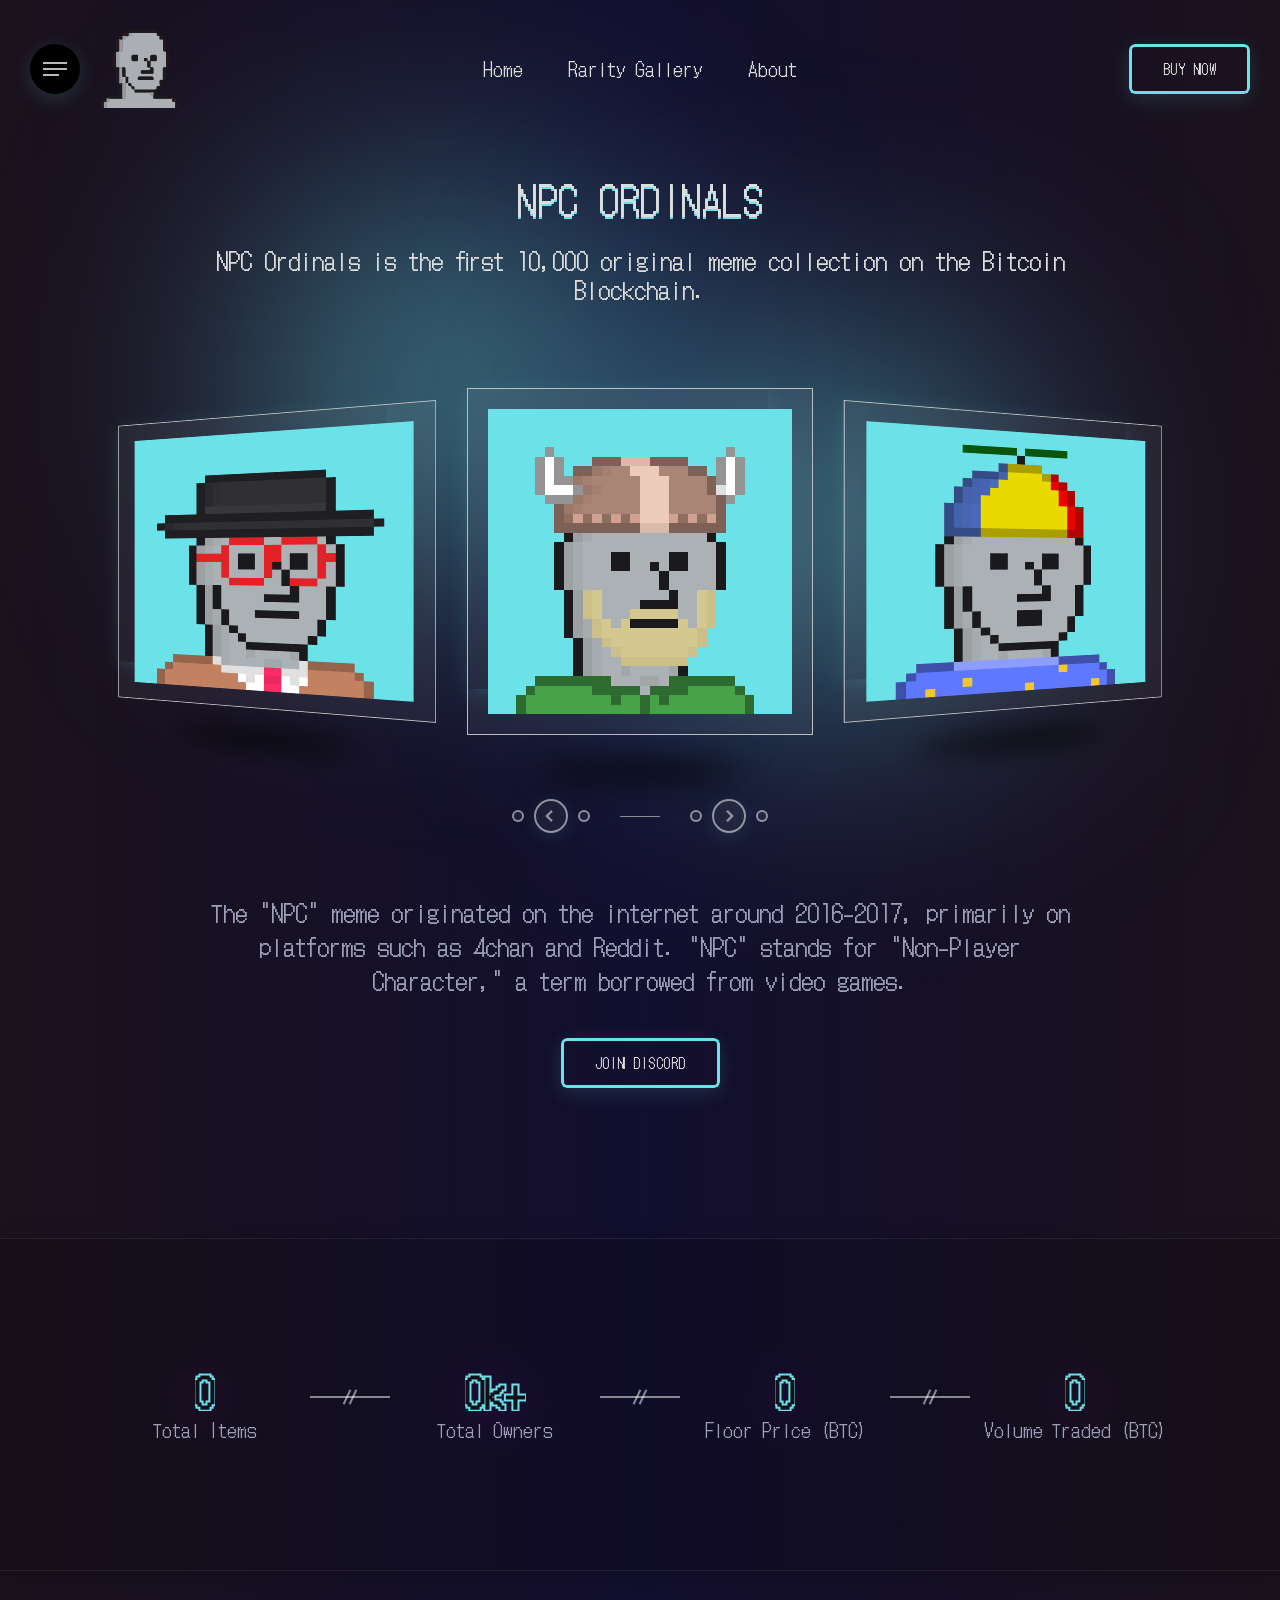
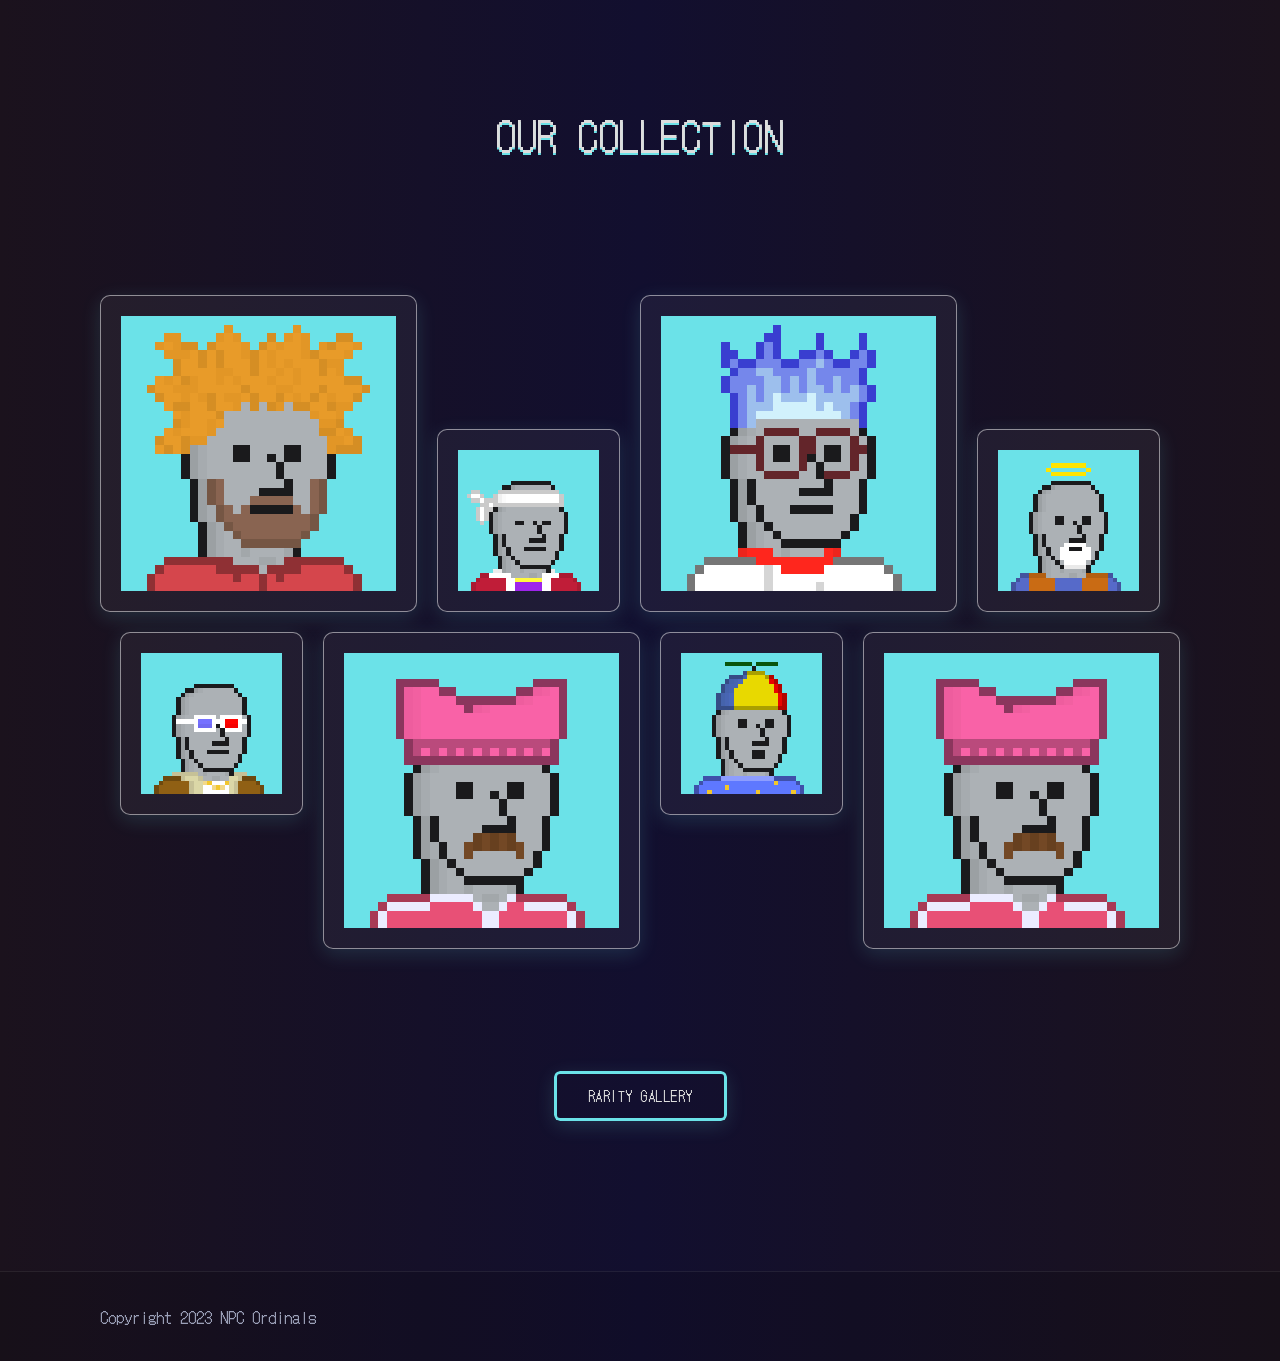
<file: index.html>
<!DOCTYPE html>
<!--[if lt IE 7 ]><html class="ie ie6" lang="en"> <![endif]--><!--[if IE 7 ]><html class="ie ie7" lang="en"> <![endif]--><!--[if IE 8 ]><html class="ie ie8" lang="en"> <![endif]--><!--[if (gte IE 9)|!(IE)]><!-->
<html lang="en"><!--<![endif]-->

<head>

	<meta http-equiv="Content-Type" content="text/html; charset=utf-8">

	<meta name="description" content="NPC ORDINALS">
	<meta name="viewport" content="width=device-width, initial-scale=1, maximum-scale=1">

	<title> NPC ORDINALS </title>
	<link rel="icon" type="image/x-icon" href="/images/favicon.ico">


	<link rel="preconnect" href="https://fonts.googleapis.com">
	<link rel="preconnect" href="https://fonts.gstatic.com" crossorigin>
	<link href="https://fonts.googleapis.com/css2?family=DotGothic16&display=swap" rel="stylesheet">

	<!-- Styles -->
	<link type="text/css" rel="stylesheet" href="css/css-plugins.css">
	<link type="text/css" rel="stylesheet" href="css/css-style.css">
	<!--[if lt IE 9]> <script type="text/javascript" src="js/modernizr.custom.js?ver=4.1"></script> <![endif]-->
	<!-- !Styles -->

</head>

<body>

	<!-- Preloader -->
	<div class="metaportal_fn_preloader">
		<div class="loading-container">
			<div class="loading">
				<div class="l1">
					<div></div>
				</div>
				<div class="l2">
					<div></div>
				</div>
				<div class="l3">
					<div></div>
				</div>
				<div class="l4">
					<div></div>
				</div>
			</div>
		</div>
	</div>
	<!-- !Preloader -->

	<!-- Left Navigation -->
	<div class="metaportal_fn_leftnav_closer ready"></div>
	<div class="metaportal_fn_leftnav ready">
		<a href="#" class="fn__closer"><span></span></a>
		<div class="navbox">
			<div class="list_holder">
				<ul class="metaportal_fn_items">
					<li>
						<div class="item">
							<a href="https://magiceden.io/ordinals/marketplace/npc" target="_blank"></a>
							<span class="icon">
								<img src="images/market-opensea.png" alt="">
							</span>
							<span class="text">Magic Eden</span>
						</div>
					</li>
					<li>
						<div class="item">
							<a href="https://ordinalswallet.com/collection/npc-ordinals" target="_blank"></a>
							<span class="icon">
								<img src="images/ordinals.png" alt="">
							</span>
							<span class="text">Ordinals Wallet</span>
						</div>
					</li>
					<li>
						<div class="item">
							<a href="https://www.binance.com/en/nft/collection/npc-ordinals-715937890471591936?isBack=1"
								target="_blank"></a>
							<span class="icon">
								<img src="images/binance.png" alt="">
							</span>
							<span class="text">Binance</span>
						</div>
					</li>
				</ul>
			</div>
			<div class="nav_holder">

				<!-- For JS -->
				<span class="icon">
					<img src="images/svg-down.svg" alt="" class="fn__svg">
				</span>
				<!-- For JS -->


			</div>
			<div class="info_holder">
				<div class="copyright">
					<p>Copyright 2023 NPC ORDINALS </a></p>
				</div>
				<div class="social_icons">
					<ul>
						<li><a href="https://twitter.com/NPCOrdinals"><img src="images/social-twitter-1.svg" alt=""
									class="fn__svg"></a></li>
						<li><a href="https://discord.gg/QECun3AgF5"><img src="images/discord.svg" alt=""
									class="fn__svg"></a></li>

					</ul>
				</div>
			</div>
		</div>
	</div>
	<!-- !Left Navigation -->


	<!-- !Searchbox Popup -->


	<!-- !Wallet Popup -->

	<!-- Main -->
	<div class="metaportal_fn_main">

		<!-- Mobile Navigation -->
		<div class="metaportal_fn_mobnav">
			<div class="mob_top">

				<div class="wallet">
					<a href="https://magiceden.io/ordinals/marketplace/npc"
						class="metaportal_fn_button wallet_opener"><span>Buy Now</span></a>
				</div>
			</div>
			<div class="mob_mid">
				<div class="logo">
					<a href="index.html"><img src="images/img-logo.png" alt=""></a>
				</div>
				<div class="trigger">
					<span></span>
				</div>
			</div>
			<div class="mob_bot">
				<ul>
					<li><a class="creative_link" href="index.html">Home</a></li>
					<li><a class="creative_link" href="gallery.html">Rarity Gallery</a></li>
					<li><a class="creative_link" href="about.html">About</a></li>
				</ul>
			</div>
		</div>
		<!-- !Mobile Navigation -->

		<!-- Header -->
		<header id="header">
			<div class="header">
				<div class="header_in">

					<div class="trigger_logo">
						<div class="trigger">
							<span></span>
						</div>
						<div class="logo">
							<a href="index.html"><img src="images/img-logo.png" alt=""></a>
						</div>
					</div>

					<div class="nav">
						<ul>
							<li><a class="creative_link" href="index.html">Home</a></li>
							<li><a class="creative_link" href="gallery.html">Rarity Gallery</a></li>
							<li><a class="creative_link" href="about.html">About</a></li>
						</ul>
					</div>

					<div class="wallet">
						<a href="https://magiceden.io/ordinals/marketplace/npc"
							class="metaportal_fn_button wallet_opener"><span>Buy Now</span></a>
					</div>

				</div>
			</div>
		</header>
		<!-- !Header -->

		<!-- Content -->
		<div class="metaportal_fn_content">

			<!-- Home Section -->
			<section id="home">
				<div class="container">

					<h3 class="fn__maintitle big" data-text="NPC Ordinals" data-align="center">NPC Ordinals</h3>
					</br>
					<h4 class="fn_cs_desc"> NPC Ordinals is the first 10,000 original meme collection on the Bitcoin Blockchain.</h4>
					<p class="fn_cs_desc">
					<p>



						<!-- Slider -->
					<div class="fn_cs_slider" data-responsive="on">
						<div class="slider_top">
							<img src="images/img-1x1.jpg" alt="">
							<ul>
								<li class="prev" data-index="1">
									<div class="item">
										<img src="images/img-1x1.jpg" alt="">
										<div class="item_in">
											<div class="img" data-bg-img="img/slider/img8.png"></div>
										</div>
									</div>
								</li>
								<li class="active" data-index="2">
									<div class="item">
										<img src="images/img-1x1.jpg" alt="">
										<div class="item_in">
											<div class="img" data-bg-img="img/slider/img2.png"></div>
										</div>
									</div>
								</li>
								<li class="next" data-index="3">
									<div class="item">
										<img src="images/img-1x1.jpg" alt="">
								
										<div class="item_in">
											<div class="img" data-bg-img="img/slider/img3.png"></div>
										</div>
									</div>
								</li>
								<li class="next2" data-index="4">
									<div class="item">
										<img src="images/img-1x1.jpg" alt="">
										<div class="item_in">
											<div class="img" data-bg-img="img/slider/img4.png"></div>
										</div>
									</div>
								</li>
								<li data-index="5">
									<div class="item">
										<img src="images/img-1x1.jpg" alt="">
										<div class="item_in">
											<div class="img" data-bg-img="img/slider/img5.png"></div>
										</div>
									</div>
								</li>
								<li data-index="6">
									<div class="item">
										<img src="images/img-1x1.jpg" alt="">
										<div class="item_in">
											<div class="img" data-bg-img="img/slider/img6.png"></div>
										</div>
									</div>
								</li>
								<li class="prev2" data-index="7">
									<div class="item">
										<img src="images/img-1x1.jpg" alt="">
										<div class="item_in">
											<div class="img" data-bg-img="img/slider/img7.png"></div>
										</div>
									</div>
								</li>
							</ul>
						</div>
						<div class="slider_nav">
							<a href="#" class="prev">
								<span class="circle"></span>
								<span class="icon"><img src="images/svg-down.svg" alt="" class="fn__svg"></span>
								<span class="circle"></span>
							</a>
							<a href="#" class="next">
								<span class="circle"></span>
								<span class="icon"><img src="images/svg-down.svg" alt="" class="fn__svg"></span>
								<span class="circle"></span>
							</a>
						</div>
					</div>
					<!-- !Slider -->

					<!-- Description -->
					<div class="fn_cs_desc">
						<p> The "NPC" meme originated on the internet around 2016-2017, primarily on platforms such as 4chan and Reddit. "NPC" stands for "Non-Player Character," a term borrowed from video games.</p>
						<a href="#" class="metaportal_fn_button" target="_blank"><span>Join Discord</span></a>
					</div>
					<!-- !Description -->


				</div>
			</section>
			<!-- !Home Section -->

			<!-- Fun Facts -->
			<section id="fun_facts">
				<div class="container">

					<div class="fn_cs_counter_list">
						<ul>
							<li>
								<div class="item">
									<h3 class="fn__gradient_title">
										<span class="prefix"></span>
										<span class="fn_cs_counter" data-from="0" data-to="10000" data-speed="3000"
											data-decimals="0">0</span>
										<span class="suffix"></span>
									</h3>
									<p>Total Items</p>
									<div class="divider"></div>
								</div>
							</li>
							<li>
								<div class="item">
									<h3 class="fn__gradient_title">
										<span class="prefix"></span>
										<span class="fn_cs_counter" data-from="0" data-to="3" data-speed="3000"
											data-decimals="1">0</span>
										<span class="suffix">k+</span>
									</h3>
									<p>Total Owners</p>
									<div class="divider"></div>
								</div>
							</li>
							<li>
								<div class="item">
									<h3 class="fn__gradient_title">
										<span class="prefix"></span>
										<span class="fn_cs_counter" data-from="0" data-to="0.0013" data-speed="3000"
											data-decimals="4">0</span>
										<span class="suffix"></span>
									</h3>
									<p>Floor Price (BTC)</p>
									<div class="divider"></div>
								</div>
							</li>
							<li>
								<div class="item">
									<h3 class="fn__gradient_title">
										<span class="prefix"></span>
										<span class="fn_cs_counter" data-from="0" data-to="36.5" data-speed="3000"
											data-decimals="0">0</span>
										<span class="suffix"></span>
									</h3>
									<p>Volume Traded (BTC)</p>
									<div class="divider"></div>
								</div>
							</li>
						</ul>
					</div>

				</div>
			</section>
			<!-- !Fun Facts -->

			<!-- Section About  -->
			





			<!-- Collection Section -->
			<section id="collection">
				<div class="container">

					<h3 class="fn__maintitle big" data-text="Our Collection" data-align="center">Our Collection</h3>

					<div class="fn_cs_collection">
						<div class="collection_top">
							<div class="item">
								<div class="item_in">
									<div class="img">
										<div class="abs_img" data-bg-img="img/slider/img1.png"></div>
										<img src="img/slider/img2.png" alt="">
									</div>
								</div>
								<input type="hidden" value="img/slider/img3.png">
							</div>
							<div class="item">
								<div class="item_in">
									<div class="img">
										<div class="abs_img" data-bg-img="img/slider/img4.png"></div>
										<img src="img/slider/img5.png" alt="">
									</div>
								</div>
								<input type="hidden" value="img/slider/img6.png">
							</div>
							<div class="item">
								<div class="item_in">
									<div class="img">
										<div class="abs_img" data-bg-img="img/slider/img7.png"></div>
										<img src="img/slider/img8.png" alt="">
									</div>
								</div>
								<input type="hidden" value="img/slider/img9.png">
							</div>
							<div class="item">
								<div class="item_in">
									<div class="img">
										<div class="abs_img" data-bg-img="img/slider/img10.png"></div>
										<img src="img/slider/img11.png" alt="">
									</div>
								</div>
								<input type="hidden" value="img/slider/img12.png">
							</div>
						</div>
						<div class="collection_bottom">
							<div class="item">
								<div class="item_in">
									<div class="img">
										<div class="abs_img" data-bg-img="img/slider/img13.png"></div>
										<img src="img/slider/img14.png" alt="">
									</div>
								</div>
								<input type="hidden" value="img/slider/img15.png">
							</div>
							<div class="item">
								<div class="item_in">
									<div class="img">
										<div class="abs_img" data-bg-img="img/slider/img16.png"></div>
										<img src="img/slider/img1.png" alt="">
									</div>
								</div>
								<input type="hidden" value="img/slider/img2.png">
							</div>
							<div class="item">
								<div class="item_in">
									<div class="img">
										<div class="abs_img" data-bg-img="img/slider/img3.png"></div>
										<img src="img/slider/img4.png" alt="">
									</div>
								</div>
								<input type="hidden" value="img/slider/img5.png">
							</div>
							<div class="item">
								<div class="item_in">
									<div class="img">
										<div class="abs_img" data-bg-img="img/slider/img16.png"></div>
										<img src="img/slider/img7.png" alt="">
									</div>
								</div>
								<input type="hidden" value="img/slider/img16.png">
							</div>
						</div>
					</div>

					<div class="fn_cs_desc">
						<a href="gallery.html" class="metaportal_fn_button"><span>Rarity Gallery</span></a>
					</div>

				</div>
			</section>
			<!-- !Collection Section -->




			<!-- Footer -->
			<footer id="footer">
				<div class="container">
					<div class="footer">
						<div class="left_part">
							<p>Copyright 2023 NPC Ordinals</p>
						</div>


					</div>
				</div>
			</footer>
			<!-- !Footer -->

		</div>
		<!-- !Content -->







	</div>
	<!-- !Main -->

	<!-- Scripts -->
	<script data-cfasync="false" src="js/cloudflare-static-email-decode.min.js"></script>
	<script type="text/javascript" src="js/6547-js-jquery.js"></script>
	<script type="text/javascript" src="js/4594-js-plugins.js"></script>
	<!--[if lt IE 10]> <script type="text/javascript" src="js/ie8.js?ver=4.1"></script> <![endif]-->
	<script type="text/javascript" src="js/9503-js-init.js"></script>
	<!-- !Scripts -->

</body>

</html>
</file>
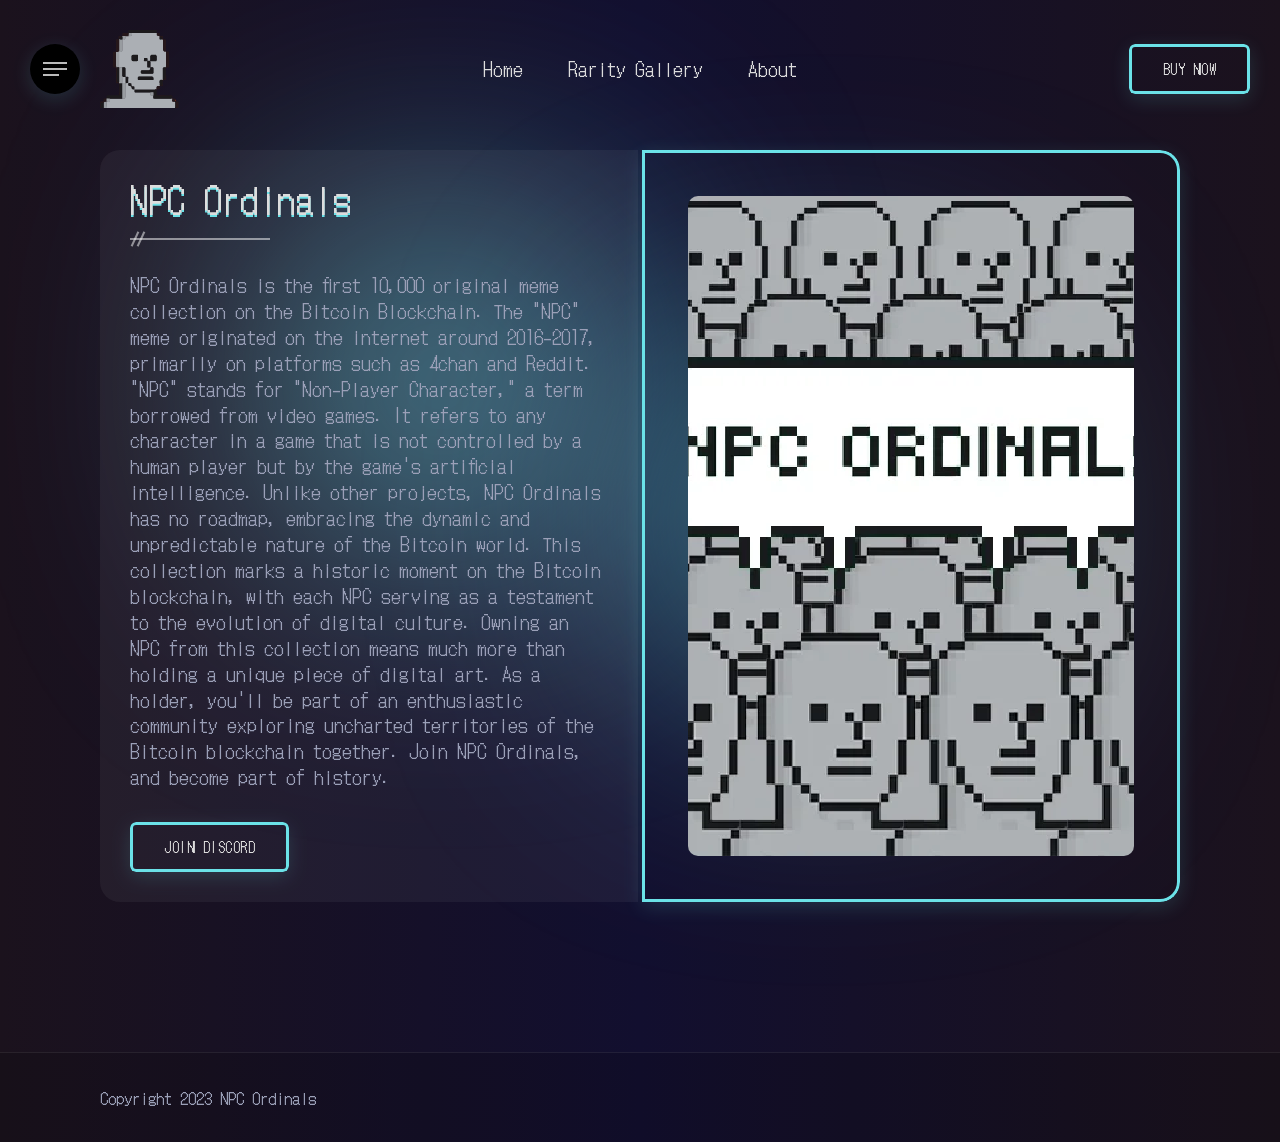
<file: about.html>
<!DOCTYPE html>
<!--[if lt IE 7 ]><html class="ie ie6" lang="en"> <![endif]--><!--[if IE 7 ]><html class="ie ie7" lang="en"> <![endif]--><!--[if IE 8 ]><html class="ie ie8" lang="en"> <![endif]--><!--[if (gte IE 9)|!(IE)]><!-->
<html lang="en"><!--<![endif]-->

<head>

	<meta http-equiv="Content-Type" content="text/html; charset=utf-8">

	<meta name="description" content="NPC ORDINALS">
	<meta name="viewport" content="width=device-width, initial-scale=1, maximum-scale=1">

	<title> NPC ORDINALS </title>
	<link rel="icon" type="image/x-icon" href="/images/favicon.ico">


	<link rel="preconnect" href="https://fonts.googleapis.com">
	<link rel="preconnect" href="https://fonts.gstatic.com" crossorigin>
	<link href="https://fonts.googleapis.com/css2?family=DotGothic16&display=swap" rel="stylesheet">

	<!-- Styles -->
	<link type="text/css" rel="stylesheet" href="css/css-plugins.css">
	<link type="text/css" rel="stylesheet" href="css/css-style.css">
	<!--[if lt IE 9]> <script type="text/javascript" src="js/modernizr.custom.js?ver=4.1"></script> <![endif]-->
	<!-- !Styles -->

</head>

<body>

	<!-- Preloader -->
	<div class="metaportal_fn_preloader">
		<div class="loading-container">
			<div class="loading">
				<div class="l1">
					<div></div>
				</div>
				<div class="l2">
					<div></div>
				</div>
				<div class="l3">
					<div></div>
				</div>
				<div class="l4">
					<div></div>
				</div>
			</div>
		</div>
	</div>
	<!-- !Preloader -->

	<!-- Left Navigation -->
	<div class="metaportal_fn_leftnav_closer ready"></div>
	<div class="metaportal_fn_leftnav ready">
		<a href="#" class="fn__closer"><span></span></a>
		<div class="navbox">
			<div class="list_holder">
				<ul class="metaportal_fn_items">
					<li>
						<div class="item">
							<a href="https://magiceden.io/ordinals/marketplace/npc" target="_blank"></a>
							<span class="icon">
								<img src="images/market-opensea.png" alt="">
							</span>
							<span class="text">Magic Eden</span>
						</div>
					</li>
					<li>
						<div class="item">
							<a href="https://ordinalswallet.com/collection/npc-ordinals" target="_blank"></a>
							<span class="icon">
								<img src="images/ordinals.png" alt="">
							</span>
							<span class="text">Ordinals Wallet</span>
						</div>
					</li>
					<li>
						<div class="item">
							<a href="https://www.binance.com/en/nft/collection/npc-ordinals-715937890471591936?isBack=1"
								target="_blank"></a>
							<span class="icon">
								<img src="images/binance.png" alt="">
							</span>
							<span class="text">Binance</span>
						</div>
					</li>
				</ul>
			</div>
			<div class="nav_holder">

				<!-- For JS -->
				<span class="icon">
					<img src="images/svg-down.svg" alt="" class="fn__svg">
				</span>
				<!-- For JS -->


			</div>
			<div class="info_holder">
				<div class="copyright">
					<p>Copyright 2023 NPC ORDINALS </a></p>
				</div>
				<div class="social_icons">
					<ul>
						<li><a href="https://twitter.com/NPCOrdinals"><img src="images/social-twitter-1.svg" alt=""
									class="fn__svg"></a></li>
						<li><a href="https://discord.gg/QECun3AgF5"><img src="images/discord.svg" alt=""
									class="fn__svg"></a></li>

					</ul>
				</div>
			</div>
		</div>
	</div>
	<!-- !Left Navigation -->


	<!-- !Searchbox Popup -->


	<!-- !Wallet Popup -->

	<!-- Main -->
	<div class="metaportal_fn_main">

		<!-- Mobile Navigation -->
		<div class="metaportal_fn_mobnav">
			<div class="mob_top">

				<div class="wallet">
					<a href="https://magiceden.io/ordinals/marketplace/npc"
						class="metaportal_fn_button wallet_opener"><span>Buy Now</span></a>
				</div>
			</div>
			<div class="mob_mid">
				<div class="logo">
					<a href="index.html"><img src="images/img-logo.png" alt=""></a>
				</div>
				<div class="trigger">
					<span></span>
				</div>
			</div>
			<div class="mob_bot">
				<ul>
					<li><a class="creative_link" href="index.html">Home</a></li>
					<li><a class="creative_link" href="gallery.html">Rarity Gallery</a></li>
					<li><a class="creative_link" href="about.html">About</a></li>
				</ul>
			</div>
		</div>
		<!-- !Mobile Navigation -->

		<!-- Header -->
		<header id="header">
			<div class="header">
				<div class="header_in">

					<div class="trigger_logo">
						<div class="trigger">
							<span></span>
						</div>
						<div class="logo">
							<a href="index.html"><img src="images/img-logo.png" alt=""></a>
						</div>
					</div>

					<div class="nav">
						<ul>
							<li><a class="creative_link" href="index.html">Home</a></li>
							<li><a class="creative_link" href="gallery.html">Rarity Gallery</a></li>
							<li><a class="creative_link" href="about.html">About</a></li>
						</ul>
					</div>

					<div class="wallet">
						<a href="https://magiceden.io/ordinals/marketplace/npc"
							class="metaportal_fn_button wallet_opener"><span>Buy Now</span></a>
					</div>

				</div>
			</div>
		</header>
		<!-- !Header -->

		<!-- Content -->
		<div class="metaportal_fn_content">

			<!-- Home Section -->
            
			
			<section id="about">

				<div class="container small">

					<div class="fn_cs_shortabout">
						<div class="about_left">
							<h3 class="fn__maintitle" data-text="NPC Ordinals">NPC Ordinals</h3>
							<div class="fn_cs_divider">
								<div class="divider">
									<span></span>
									<span></span>
								</div>
							</div>
							<div class="desc">
								<p>NPC Ordinals is the first 10,000 original meme collection on the Bitcoin Blockchain. The "NPC" meme originated on the internet around 2016-2017, primarily on platforms such as 4chan and Reddit. "NPC" stands for "Non-Player Character," a term borrowed from video games. It refers to any character in a game that is not controlled by a human player but by the game's artificial intelligence.

                                    Unlike other projects, NPC Ordinals has no roadmap, embracing the dynamic and unpredictable nature of the Bitcoin world. This collection marks a historic moment on the Bitcoin blockchain, with each NPC serving as a testament to the evolution of digital culture.
                                    
                                    Owning an NPC from this collection means much more than holding a unique piece of digital art. As a holder, you'll be part of an enthusiastic community exploring uncharted territories of the Bitcoin blockchain together. Join NPC Ordinals, and become part of history.</p>
							</div>
							<a href="https://discord.gg/QECun3AgF5" class="metaportal_fn_button" target="_blank"><span>join 
									Discord</span></a>
						</div>
						<div class="about_right">
							<div class="abs_img" data-bg-img="img/slider/img22.webp"></div>
						</div>
					</div>


				</div>
			</section>
            






			




			<!-- Footer -->
			<footer id="footer">
				<div class="container">
					<div class="footer">
						<div class="left_part">
							<p>Copyright 2023 NPC Ordinals</p>
						</div>


					</div>
				</div>
			</footer>
			<!-- !Footer -->

		</div>
		<!-- !Content -->







	</div>
	<!-- !Main -->

	<!-- Scripts -->
	<script data-cfasync="false" src="js/cloudflare-static-email-decode.min.js"></script>
	<script type="text/javascript" src="js/6547-js-jquery.js"></script>
	<script type="text/javascript" src="js/4594-js-plugins.js"></script>
	<!--[if lt IE 10]> <script type="text/javascript" src="js/ie8.js?ver=4.1"></script> <![endif]-->
	<script type="text/javascript" src="js/9503-js-init.js"></script>
	<!-- !Scripts -->

</body>

</html>
</file>
<file: css/css-style.css>
@charset "utf-8";

body,
html {
    overflow-x: hidden
}

body:after,
body:before {
    width: 270px;
    height: 270px;
    border-radius: 100%;
    position: fixed
}

body,
p {
    letter-spacing: 0
}

.clearfix:after,
.clearfix:before,
.container:after,
html:after,
html:before {
    display: table;
    content: '';
    clear: both
}

.fn__maintitle.big,
.fn__maintitle.upper,
.fn_cs_steps p {
    text-transform: uppercase
}

.fn_cs_roadmap .swiper-slide .phase,
.metaportal_fn_pnb .item .fn_title,
.qnt,
.wid-title .text {
    white-space: nowrap;
    text-overflow: ellipsis
}

:root {
    --mc1: #6BE2E8;
    --mc2: #6BE2E8;
    --hc: #ddd;
    --bc: #9ba0b8;
    --hff: 'DotGothic16', sans-serif;
    --bff: 'DotGothic16', sans-serif;
}

*,
:after,
:before {
    margin: 0;
    padding: 0;
    -webkit-box-sizing: border-box;
    -moz-box-sizing: border-box;
    box-sizing: border-box
}

.metaportal_fn_content {
    display: -webkit-flex;
    display: -moz-flex;
    display: -ms-flex;
    display: -o-flex;
    display: flex;
    -webkit-flex-direction: column;
    -moz-flex-direction: column;
    -ms-flex-direction: column;
    -o-flex-direction: column;
    flex-direction: column;
    min-height: 100vh
}

.metaportal_fn_preloader {
    position: fixed;
    z-index: 9999;
    top: 0;
    left: 0;
    right: 0;
    bottom: 0;
    background: #1b121d;
    background: -moz-linear-gradient(90deg, #1b121d 0, #120f2f 50%, #1b121d 100%);
    background: -webkit-linear-gradient(90deg, #1b121d 0, #120f2f 50%, #1b121d 100%);
    background: linear-gradient(90deg, #1b121d 0, #120f2f 50%, #1b121d 100%);
    transition: .5s
}

.fn_cs_slider .metaportal_fn_videobutton,
.metaportal_fn_preloader.ready {
    opacity: 0;
    visibility: hidden
}

.metaportal_fn_preloader .loading-container {
    width: 256px;
    height: 256px;
    position: absolute;
    top: 50%;
    left: 50%;
    -webkit-transform: translate(-50%, -50%);
    -ms-transform: translate(-50%, -50%);
    -o-transform: translate(-50%, -50%);
    transform: translate(-50%, -50%)
}

.metaportal_fn_preloader .loading {
    width: 64px;
    height: 64px;
    position: absolute;
    top: 36%;
    left: 36%;
    -webkit-transform: rotate(45deg);
    -ms-transform: rotate(45deg);
    -o-transform: rotate(45deg);
    transform: rotate(45deg)
}

.metaportal_fn_preloader .loading div {
    width: 32px;
    height: 32px;
    position: absolute
}

.metaportal_fn_preloader .l1 div,
.metaportal_fn_preloader .l2 div,
.metaportal_fn_preloader .l3 div,
.metaportal_fn_preloader .l4 div {
    width: 100%;
    height: 100%;
    background-color: var(--mc1)
}

.metaportal_fn_preloader .l1 {
    transform: translate(0, 0);
    animation: 3s infinite l1-rise
}

.metaportal_fn_preloader .l2 {
    transform: translate(0, 32px);
    animation: 3s infinite l2-rise
}

.metaportal_fn_preloader .l3 {
    transform: translate(32px, 0);
    animation: 3s infinite l3-rise
}

.metaportal_fn_preloader .l4 {
    transform: translate(32px, 32px);
    animation: 3s infinite l4-rise
}

@keyframes rot1 {

    0%,
    40%,
    50% {
        transform: rotate(0)
    }

    100%,
    60% {
        transform: rotate(90deg)
    }
}

@keyframes rot2 {

    0%,
    40%,
    50% {
        transform: rotate(0)
    }

    100%,
    60% {
        transform: rotate(-90deg)
    }
}

@keyframes rot3 {

    0%,
    35% {
        transform: rotate(45deg)
    }

    100%,
    65% {
        transform: rotate(405deg)
    }
}

@keyframes l1-rise {

    0%,
    100% {
        transform: translate(0, 0)
    }

    30%,
    70% {
        transform: translate(-8px, -8px)
    }
}

@keyframes l2-rise {

    0%,
    100% {
        transform: translate(0, 32px)
    }

    30%,
    70% {
        transform: translate(-8px, 40px)
    }
}

@keyframes l3-rise {

    0%,
    100% {
        transform: translate(32px, 0)
    }

    30%,
    70% {
        transform: translate(40px, -8px)
    }
}

@keyframes l4-rise {

    0%,
    100% {
        transform: translate(32px, 32px)
    }

    30%,
    70% {
        transform: translate(40px, 40px)
    }
}

@keyframes color {

    0%,
    100% {
        background-color: var(--mc1)
    }

    50% {
        background-color: var(--mc2)
    }
}

.metaportal_fn_preloader .l1 div,
.metaportal_fn_preloader .l4 div {
    animation: 3s infinite rot1, 3s linear infinite color
}

.metaportal_fn_preloader .l2 div,
.metaportal_fn_preloader .l3 div {
    animation: 3s infinite rot2, 3s linear infinite color
}

body {
    font-family: var(--bff);
    font-size: 18px;
    line-height: 1.44;
    font-weight: 400;
    color: var(--bc);
    position: relative;
    word-break: break-word;
    background: #1b121d;
    background: -moz-linear-gradient(90deg, #1b121d 0, #120f2f 50%, #1b121d 100%);
    background: -webkit-linear-gradient(90deg, #1b121d 0, #120f2f 50%, #1b121d 100%);
    background: linear-gradient(90deg, #1b121d 0, #120f2f 50%, #1b121d 100%);
    height: auto
}

body,
html {
    width: 100%;
    margin: 0;
    padding: 0
}

body:after {
    content: '';
    top: 42.8%;
    right: 25%;
    background-color: var(--mc2);
    -webkit-filter: blur(150px);
    -o-filter: blur(150px);
    filter: blur(150px)
}

body:before {
    content: '';
    top: 27.5%;
    left: 23.9%;
    background-color: var(--mc1);
    -webkit-filter: blur(150px);
    -o-filter: blur(150px);
    filter: blur(150px)
}

.fn__svg {
    fill: currentcolor;
    width: 18px;
    height: 18px;
    opacity: 0
}

.replaced-svg {
    opacity: 1
}

p {
    margin-bottom: 20px
}

h1,
h2,
h3,
h4,
h5,
h6 {
    color: var(--hc);
    font-family: var(--hff);
    line-height: 1.22;
    letter-spacing: 0
}

h1>a,
h2>a,
h3>a,
h4>a,
h5>a,
h6>a {
    text-decoration: none;
    color: var(--hc)
}

.social a:hover,
h1>a:hover,
h2>a:hover,
h3>a:hover,
h4>a:hover,
h5>a:hover,
h6>a:hover {
    color: var(--mc1)
}

input[type=password],
input[type=text] {
    background-color: transparent;
    border-radius: 5px;
    border: 2px solid rgba(255, 255, 255, .15);
    font-size: 16px;
    letter-spacing: 0;
    line-height: 46px;
    height: 50px;
    padding: 0 15px;
    outline: transparent 0
}

.social a,
.social li {
    font-family: var(--hff);
    font-size: 18px;
    letter-spacing: 0;
    text-decoration: none;
    font-weight: 500;
    color: var(--hc)
}

textarea {
    background-color: transparent;
    border-radius: 6px;
    border: 2px solid rgba(255, 255, 255, .15);
    font-size: 16px;
    letter-spacing: 0;
    padding: 13px 15px;
    height: 250px
}

input[type=password]:focus,
input[type=text]:focus,
textarea:focus {
    outline: 0;
    background-color: transparent;
    border-color: var(--mc1)
}

#footer,
#fun_facts {
    border-top: 1px solid rgba(255, 255, 255, .08)
}

.container {
    width: 100%;
    max-width: 1800px;
    padding: 0 100px;
    margin: 0 auto
}

.container.small {
    max-width: 1400px
}

@media(max-width:1200px) {
    .container {
        padding: 0 40px
    }
}

@media(max-width:1040px) {
    .container {
        padding: 0 20px
    }
}

.metaportal_fn_comments .metaportal_fn_button,
.mw300 {
    max-width: 300px
}

a.full_link {
    position: absolute;
    top: 0;
    left: 0;
    right: 0;
    bottom: 0;
    z-index: 1
}

.bg_overlay,
.bg_overlay .bg_color,
.bg_overlay .bg_image {
    position: absolute;
    top: 0;
    left: 0;
    right: 0;
    bottom: 0;
    z-index: 1;
    background-size: cover;
    background-repeat: no-repeat;
    background-position: center center
}

.bg_overlay .bg_color {
    z-index: 2
}

[class*=mw_] {
    margin-left: auto;
    margin-right: auto
}

.mw_650 {
    max-width: 650px
}

.mw_500 {
    max-width: 500px
}

.metaportal_fn_main,
.metaportal_fn_main * {
    box-sizing: border-box
}

.metaportal_fn_main {
    position: relative;
    z-index: 2;
    display: -webkit-flex;
    display: -moz-flex;
    display: -ms-flex;
    display: -o-flex;
    display: flex;
    -webkit-flex-direction: column;
    -moz-flex-direction: column;
    -ms-flex-direction: column;
    -o-flex-direction: column;
    flex-direction: column;
    min-height: 100vh
}

.metaportal_fn_mobnav {
    display: none;
    overflow: hidden
}

.header .trigger_logo,
.metaportal_fn_mobnav .social,
.metaportal_fn_mobnav .social_trigger,
.metaportal_fn_pnb .item_in {
    display: -webkit-flex;
    display: -moz-flex;
    display: -ms-flex;
    display: -o-flex;
    display: flex;
    -ms-align-items: center;
    align-items: center
}

.fn_cs_section_divider .divider>*,
.header .trigger,
.metaportal_fn_mobnav .social_trigger .trigger {
    margin-right: 20px
}

.metaportal_fn_mobnav .mob_mid,
.metaportal_fn_mobnav .mob_top {
    display: -webkit-flex;
    display: -moz-flex;
    display: -ms-flex;
    display: -o-flex;
    display: flex;
    padding: 20px;
    overflow: hidden;
    background: #1b121d;
    background: -moz-linear-gradient(90deg, #1b121d 0, #120f2f 50%, #1b121d 100%);
    background: -webkit-linear-gradient(90deg, #1b121d 0, #120f2f 50%, #1b121d 100%);
    background: linear-gradient(90deg, #1b121d 0, #120f2f 50%, #1b121d 100%);
    border-bottom: 1px solid rgba(255, 255, 255, .08);
    -ms-align-items: center;
    align-items: center;
    justify-content: space-between
}

#social .social,
.social ul {
    display: -webkit-flex;
    display: -moz-flex;
    display: -ms-flex;
    display: -o-flex;
    -ms-align-items: center
}

.metaportal_fn_mobnav .mob_bot {
    display: none;
    background: #1b121d;
    padding: 21px 20px;
    overflow: hidden
}

.metaportal_fn_items,
.metaportal_fn_mobnav .mob_bot ul {
    margin: 0;
    list-style-type: none
}

.metaportal_fn_mobnav .mob_bot li {
    padding: 8px 0;
    margin: 0
}

.metaportal_fn_mobnav .mob_bot a {
    line-height: 27px
}

#social {
    z-index: 5;
    position: fixed;
    left: 50px;
    top: 50%;
    transition: .5s
}

#social.hold {
    transform: translateX(-200px)
}

#social .social {
    -moz-transform: translateX(-50%) translateY(-50%) rotate(-90deg);
    -webkit-transform: translateX(-50%) translateY(-50%) rotate(-90deg);
    transform: translateX(-50%) translateY(-50%) rotate(-90deg);
    display: flex;
    position: absolute;
    width: max-content;
    align-items: center
}

.social ul {
    margin: 0;
    list-style-type: none;
    display: flex;
    align-items: center
}

.social li {
    margin: 0
}

.social li:after {
    content: '/';
    margin: 0 6px
}

.social li:last-child:after {
    content: ''
}

.social .title {
    margin: 0 10px 0 0;
    padding: 0;
    line-height: 50px
}

.metaportal_fn_button,
.metaportal_fn_protected input[type=submit] {
    display: block;
    width: fit-content;
    max-width: 100%;
    text-decoration: none;
    font-weight: 500;
    font-size: 14px;
    letter-spacing: .5px;
    font-family: var(--hff);
    height: 50px;
    line-height: 50px;
    padding: 0 34px;
    position: relative;
    color: var(--hc);
    text-transform: uppercase;
    text-align: center;
    white-space: nowrap;
    background-color: transparent;
    outline: transparent 0
}

.header .nav a,
.metaportal_fn_totop {
    font-size: 18px;
    letter-spacing: 0;
    font-weight: 500;
    font-family: var(--hff);
    text-decoration: none
}

#home2 .container,
.metaportal_fn_button span {
    position: relative;
    z-index: 5
}

.metaportal_fn_protected .submit {
    display: block;
    position: relative
}

.metaportal_fn_protected .submit input {
    width: 100%;
    z-index: 5
}

.metaportal_fn_button.full {
    width: 100%;
    height: 80px;
    line-height: 80px
}

.metaportal_fn_search,
.metaportal_fn_totop .icon,
.trigger {
    height: 50px;
    background-color: #000
}

.metaportal_fn_button:hover:after,
.metaportal_fn_items .item:hover:after,
.metaportal_fn_protected .submit:hover:after {
    animation-duration: 2s
}

.metaportal_fn_button:hover,
.metaportal_fn_protected .submit:hover,
.metaportal_fn_share a:hover {
    color: #fff
}

.metaportal_fn_button:after,
.metaportal_fn_protected .submit:after {
    content: "";
    position: absolute;
    top: 0;
    left: 0;
    right: 0;
    bottom: 0;
    border-radius: 6px;
    border: 3px solid transparent;
    background: -moz-linear-gradient(45deg, var(--mc1), var(--mc2), var(--mc1), var(--mc2)) border-box;
    background: -webkit-linear-gradient(45deg, var(--mc1), var(--mc2), var(--mc1), var(--mc2)) border-box;
    background: linear-gradient(45deg, var(--mc1), var(--mc2), var(--mc1), var(--mc2)) border-box;
    -webkit-mask: linear-gradient(#fff 0 0) padding-box, linear-gradient(#fff 0 0);
    -webkit-mask-composite: destination-out;
    -webkit-mask-composite: source-out;
    mask-composite: exclude;
    background-size: 300% 300%;
    -webkit-animation: 4s infinite alternate animatedgradient;
    animation: 4s infinite alternate animatedgradient
}

.fn_cs_about .left_part .img_in,
.fn_cs_slider .slider_top .img {
    background-size: cover;
    background-position: center center;
    background-repeat: no-repeat
}

.metaportal_fn_button:before,
.metaportal_fn_protected .submit:before {
    right: 0;
    bottom: 0;
    top: 0;
    left: 0;
    position: absolute;
    color: var(--mc1);
    content: '';
    opacity: .15;
    border-radius: 6px;
    box-shadow: 0 5px 20px
}

@keyframes animatedgradient {

    0%,
    100% {
        background-position: 0 50%
    }

    50% {
        background-position: 100% 50%
    }
}

.metaportal_fn_totop {
    display: block;
    margin: 0;
    padding: 0;
    position: fixed;
    z-index: 5;
    right: 30px;
    bottom: 30px;
    width: 50px;
    color: #bbb;
    opacity: 0;
    visibility: hidden;
    transform: translateX(100px);
    transition: .5s
}

.totop-active .metaportal_fn_totop {
    transform: translateX(0);
    opacity: 1;
    visibility: visible
}

.metaportal_fn_totop .icon {
    display: block;
    width: 50px;
    border-radius: 100%;
    position: relative;
    margin-right: 30px
}

.metaportal_fn_totop .fn__svg {
    position: absolute;
    display: block;
    z-index: 3;
    width: 20px;
    height: 20px;
    left: 50%;
    top: 50%;
    margin: -10px 0 0 -10px;
    -moz-transform: rotate(-90deg);
    -webkit-transform: rotate(-90deg);
    transform: rotate(-90deg)
}

.metaportal_fn_totop .icon:after {
    content: '';
    position: absolute;
    z-index: -1;
    width: 100%;
    height: 100%;
    top: 0;
    left: 0;
    color: var(--mc1);
    opacity: .15;
    border-radius: 100%;
    box-shadow: 0 5px 20px;
    -moz-transform: rotate(90deg);
    -webkit-transform: rotate(90deg);
    transform: rotate(90deg);
    transition: .3s
}

.fn_cs_collection .item:hover .item_in:after,
.metaportal_fn_items .item:hover .icon:after,
.metaportal_fn_search:hover:after,
.metaportal_fn_totop:hover .icon:after,
.slider_nav a:hover .icon:after,
.trigger.active:after,
.trigger:hover:after {
    opacity: .5
}

.metaportal_fn_totop .totop_inner {
    -moz-transform: translateX(-50%) translateY(-50%) rotate(-90deg);
    -webkit-transform: translateX(-50%) translateY(-50%) rotate(-90deg);
    transform: translateX(-50%) translateY(-50%) rotate(-90deg);
    display: -webkit-flex;
    display: -moz-flex;
    display: -ms-flex;
    display: -o-flex;
    display: flex;
    top: 50%;
    left: 50%;
    position: absolute;
    width: max-content;
    -ms-align-items: center;
    align-items: center
}

.metaportal_fn_search {
    display: block;
    width: 50px;
    border-radius: 100%;
    position: fixed;
    z-index: 5;
    bottom: 30px;
    left: 30px;
    color: #bbb;
    transition: .5s
}

.metaportal_fn_search.hold {
    transform: translateX(-300px)
}

.metaportal_fn_categories .count:after,
.metaportal_fn_mint_top .view_on a:after,
.metaportal_fn_search:after,
.metaportal_fn_widget_articles .count:after {
    content: '';
    position: absolute;
    z-index: -1;
    width: 100%;
    height: 100%;
    color: var(--mc1);
    top: 0;
    left: 0;
    opacity: .15;
    border-radius: 100%;
    box-shadow: 0 5px 20px;
    transition: .3s
}

.metaportal_fn_search .fn__svg {
    position: absolute;
    display: block;
    z-index: 3;
    width: 20px;
    height: 20px;
    left: 50%;
    top: 50%;
    margin: -10px 0 0 -10px
}

.header,
.header:after {
    top: 0;
    transition: .3s;
    left: 0
}

.header {
    padding: 30px;
    position: fixed;
    right: 0;
    z-index: 25;
    border-bottom: 1px solid transparent
}

.fn__maintitle,
.trigger {
    z-index: 5;
    position: relative
}

.header:after {
    transform: translateY(-105%);
    content: '';
    position: absolute;
    right: 0;
    bottom: 0;
    z-index: -1;
    background: #1b121d;
    background: -moz-linear-gradient(90deg, #1b121d 0, #120f2f 50%, #1b121d 100%);
    background: -webkit-linear-gradient(90deg, #1b121d 0, #120f2f 50%, #1b121d 100%);
    background: linear-gradient(90deg, #1b121d 0, #120f2f 50%, #1b121d 100%)
}

.header.active:after,
.metaportal_fn_search_closer.active {
    transform: translateY(0)
}

.header.active {
    z-index: 60;
    padding: 20px 30px;
    border-bottom-color: rgba(255, 255, 255, .08)
}

.header .header_in {
    display: -webkit-flex;
    display: -moz-flex;
    display: -ms-flex;
    display: -o-flex;
    display: flex;
    justify-content: space-between;
    -ms-align-items: center;
    align-items: center
}

.frenify_cards_gallery img,
.header .nav,
.metaportal_fn_result_box .result_item a:hover:after {
    opacity: 0
}

.trigger {
    display: block;
    width: 50px;
    border-radius: 100%;
    color: #bbb;
    cursor: pointer
}

.slider_nav .icon:after,
.trigger:after {
    content: '';
    position: absolute;
    z-index: -1;
    width: 100%;
    height: 100%;
    top: 0;
    left: 0;
    color: var(--mc1);
    opacity: .15;
    border-radius: 100%;
    box-shadow: 0 5px 20px;
    transition: .3s
}

.trigger.active span {
    -webkit-transform: rotate(45deg);
    -ms-transform: rotate(45deg);
    -o-transform: rotate(45deg);
    transform: rotate(45deg)
}

.trigger.active span:before {
    bottom: 0;
    -webkit-transform: rotate(-90deg);
    -ms-transform: rotate(-90deg);
    -o-transform: rotate(-90deg);
    transform: rotate(-90deg)
}

.trigger.active span:after {
    width: 0;
    transition: none
}

.trigger span,
.trigger span:after,
.trigger span:before {
    display: block;
    height: 2px;
    position: absolute;
    background-color: #bbb;
    content: '';
    transition: .3s
}

.fn_cs_slider .slider_top ul,
.header .nav ul,
.slider_nav,
.slider_nav a {
    display: -webkit-flex;
    display: -moz-flex;
    display: -ms-flex;
    display: -o-flex
}

.trigger span {
    top: 24px;
    width: 24px;
    left: 13px
}

.trigger span:before {
    bottom: 6px;
    width: 24px;
    left: 0
}

.trigger span:after {
    top: 6px;
    width: 16px;
    left: 0
}

.header .nav ul {
    margin: 0 0 0 -45px;
    list-style-type: none;
    display: flex
}

.header .nav li {
    margin: 0 0 0 45px
}

.fn__maintitle {
    margin: 0;
    padding: 0;
    font-weight: 300;
    letter-spacing: .5px;
    font-size: 36px;
    line-height: 1
}

.filter-checkbox{
        font-size: 16px;
        padding-left: 10px;
        font-family: var(--hff);
        letter-spacing: .5px;
        text-transform: uppercase;
        color: var(--hc)
    }

.fn__maintitle.big {
    font-size: 60px
}

.fn__maintitle[data-align=center] {
    text-align: center
}

.fn__maintitle[data-align=left] {
    text-align: left
}

.fn__maintitle[data-align=right] {
    text-align: right
}

.fn__maintitle:before {
    position: absolute;
    z-index: -1;
    top: 2px;
    left: 0;
    width: 100%;
    height: 100%;
    background: -moz-linear-gradient(var(--mc1), var(--mc2));
    background: -webkit-linear-gradient(var(--mc1), var(--mc2));
    background: linear-gradient(var(--mc1), var(--mc2));
    -webkit-background-clip: text;
    -webkit-text-fill-color: transparent;
    content: attr(data-text)
}

#home {
    overflow: hidden;
    padding-top: 179px;
    padding-bottom: 150px
}

.fn_cs_slider {
    padding: 0 20px;
    overflow: hidden
}

.fn_cs_counter_list li:nth-of-type(4n) .divider,
.fn_cs_roadmap .step_in .fn__svg,
.fn_cs_slider .hidden_list,
.metaportal_fn_boxed_countdown li:last-child span:after,
.metaportal_fn_boxed_countdown li:last-child span:before,
.metaportal_fn_leftnav .nav_holder .icon,
.metaportal_fn_leftnav.ready,
.metaportal_fn_leftnav_closer.ready,
.metaportal_fn_wallet_closer.ready,
.metaportal_fn_walletbox.ready {
    display: none
}

.slider_nav {
    display: flex;
    -ms-align-items: center;
    align-items: center;
    justify-content: center;
    position: relative;
    margin-bottom: 52px
}

.slider_nav>* {
    margin-right: 100px
}

.fn_cs_section_divider .divider>:last-child,
.slider_nav a>:last-child,
.slider_nav>:last-child {
    margin-right: 0
}

.slider_nav:after {
    content: '';
    position: absolute;
    width: 40px;
    height: 1px;
    background-color: rgba(255, 255, 255, .5);
    left: 50%;
    margin-left: -20px;
    top: 50%;
    margin-top: -.5px
}

.fn_cs_slider .slider_top .item_in,
.slider_nav .circle,
.slider_nav .icon {
    background-color: rgba(255, 255, 255, .05)
}

.slider_nav a {
    display: flex;
    -ms-align-items: center;
    align-items: center;
    padding: 10px 0
}

.slider_nav a>* {
    margin-right: 10px
}

.slider_nav .circle {
    width: 12px;
    height: 12px;
    display: block;
    border: 2px solid rgba(255, 255, 255, .5);
    position: relative;
    border-radius: 100%
}

.slider_nav .icon {
    width: 34px;
    height: 34px;
    display: block;
    border: 2px solid rgba(255, 255, 255, .5);
    position: relative;
    border-radius: 100%
}

.slider_nav .fn__svg {
    display: block;
    position: absolute;
    width: 12px;
    height: 12px;
    color: rgba(255, 255, 255, .5);
    top: 50%;
    left: 50%;
    margin: -6px 0 0 -6px
}

.slider_nav .prev .fn__svg {
    transform: rotate(90deg);
    margin-left: -8px
}

.slider_nav .next .fn__svg {
    transform: rotate(-90deg);
    margin-left: -5px
}

.fn_cs_slider .slider_top>img {
    width: 33.3333% !important;
    min-width: 33.3333% !important;
    opacity: 0
}

.fn_cs_slider .slider_top {
    padding: 59px 0 60px;
    position: relative
}

.fn_cs_slider .slider_top ul {
    list-style-type: none;
    margin: 0;
    padding: 0;
    position: absolute;
    top: 0;
    left: 0;
    right: 0;
    bottom: 0;
    display: flex;
    -ms-align-items: center;
    align-items: center;
    justify-content: center
}

.fn_cs_about,
.fn_cs_counter_list .item,
.fn_cs_counter_list .item h3,
.fn_cs_counter_list ul,
.fn_cs_desc {
    display: -webkit-flex;
    display: -moz-flex;
    display: -ms-flex;
    display: -o-flex
}

.fn_cs_slider .slider_top li {
    width: 33.3333%;
    position: absolute;
    margin: 0;
    transform: translateX(100%) scale(0);
    transition: none;
    opacity: 0;
    top: 65px
}

.fn_cs_slider .slider_top li.next2 {
    left: 100%;
    transform: translateX(100%) scale(0);
    transition: 1s
}

.fn_cs_slider .slider_top li.prev2 {
    left: 0;
    transform: translateX(-100%) scale(0);
    transition: 1s
}

.fn_cs_slider .slider_top li.active,
.fn_cs_slider .slider_top li.next,
.fn_cs_slider .slider_top li.prev {
    transform: translateX(0) scale(1);
    opacity: 1;
    transition: 1s
}

.fn_cs_slider .slider_top li.next,
.fn_cs_slider .slider_top li.prev {
    cursor: pointer
}

.fn_cs_slider .slider_top li.prev {
    left: -40px
}

.fn_cs_slider .slider_top li.next {
    left: 66.6666%;
    margin-left: 40px
}

.fn_cs_about .left_part .img img,
.fn_cs_collection img,
.fn_cs_slider .slider_top img,
.metaportal_fn_mint_top .mint_left img {
    min-width: 100%;
    opacity: 0
}

.fn_cs_slider .slider_top .item {
    perspective: 1000px;
    perspective-origin: 50% 50%
}

.fn_cs_slider .slider_top .item_in {
    padding: 20px;
    border-radius: 0px;
    border: 1px solid rgb(189, 189, 189);
    transition: 1s;
    position: absolute;
    top: 0;
    left: 0;
    right: 0;
    bottom: 0;
    transform: scaleX(.85) scaleY(.85) rotateY(180deg)
}

.fn_cs_slider .active .metaportal_fn_videobutton {
    opacity: 1;
    visibility: visible
}

.fn_cs_slider .slider_top .img {
    position: absolute;
    top: 20px;
    left: 20px;
    right: 20px;
    bottom: 20px;
    border-radius: 0px;
    overflow: hidden;
    image-rendering: pixelated;
}

.fn_cs_slider .slider_top .img:after {
    content: '';
    position: absolute;
    top: 0;
    left: 0;
    right: 0;
    bottom: 0;
    transition: .3s;
    image-rendering: pixelated;
}

.fn_cs_slider .slider_top .active .has_video .img:after {
    background-color: rgba(0, 0, 0, .3)
}

.fn_cs_slider .slider_top .item_in:after,
.frenify_cards_gallery .img_holder:after {
    content: '';
    position: absolute;
    z-index: -1;
    width: 300px;
    height: 300px;
    top: 0;
    left: 0;
    color: var(--mc1);
    opacity: .15;
    border-radius: 0px;
    box-shadow: 0 5px 20px
}

#fun_facts,
.blog__item,
.fn_cs_about .left_part .bg_overlay,
.fn_cs_steps .item,
.fn_cs_video img,
.metaportal_fn_mintbox {
    box-shadow: 0 5px 20px rgba(0, 0, 0, .25)
}

.fn_cs_slider .slider_top .item_in:before {
    height: 15px;
    width: 60%;
    content: '';
    position: absolute;
    top: 100%;
    margin-top: 30px;
    background-color: #000;
    border-radius: 100%;
    left: 50%;
    transform: translateX(-50%);
    -webkit-filter: blur(15px);
    -o-filter: blur(15px);
    filter: blur(15px)
}

.fn_cs_slider .slider_top .active .item_in {
    transform: scaleX(1) scaleY(1) rotateY(0)
}

.fn_cs_slider .slider_top .prev .item_in,
.fn_cs_slider .slider_top .prev2 .item_in {
    transform: scaleX(1.05) scaleY(.85) rotateY(-30deg)
}

.fn_cs_slider .slider_top .next .item_in,
.fn_cs_slider .slider_top .next2 .item_in {
    transform: scaleX(1.05) scaleY(.85) rotateY(30deg)
}

.fn_cs_slider .slider_top li.active {
    left: 33.3333%
}

.fn_cs_desc {
    display: flex;
    -webkit-flex-direction: column;
    -moz-flex-direction: column;
    -ms-flex-direction: column;
    -o-flex-direction: column;
    flex-direction: column;
    -ms-align-items: center;
    align-items: center;
    max-width: 900px;
    margin: 0 auto;
    text-align: center
}

.fn_cs_desc p {
    margin: 0 0 41px;
    font-size: 24px;
    line-height: 34px
}

#fun_facts {
    border-bottom: 1px solid rgba(255, 255, 255, .08);
    background-color: rgba(0, 0, 0, .15);
    padding: 132px 0 87px
}

.fn_cs_counter_list ul {
    margin: 0 0 0 -140px;
    padding: 0;
    list-style-type: none;
    display: flex;
    flex-wrap: wrap
}

.fn_cs_counter_list li {
    padding-left: 140px;
    margin: 0 0 40px;
    width: 25%
}

.fn_cs_counter_list .item {
    position: relative;
    width: 100%;
    text-align: center;
    display: flex;
    -webkit-flex-direction: column;
    -moz-flex-direction: column;
    -ms-flex-direction: column;
    -o-flex-direction: column;
    flex-direction: column;
    -ms-align-items: center;
    align-items: center;
    padding: 0 10px
}

.fn_cs_counter_list .item h3 {
    display: flex;
    flex-wrap: wrap;
    justify-content: center;
    margin-bottom: 6px
}

.fn_cs_counter_list .item p {
    margin: 0
}

.fn_cs_counter_list .divider {
    position: absolute;
    left: 100%;
    top: 25px;
    width: 140px;
    height: 2px;
    background-color: rgba(255, 255, 255, .5)
}

.fn_cs_counter_list .divider:after,
.fn_cs_counter_list .divider:before,
.fn_cs_divider .divider:after,
.fn_cs_divider .divider:before {
    width: 16px;
    content: '';
    position: absolute;
    height: 2px;
    background-color: rgba(255, 255, 255, .5);
    transform: rotate(-65deg)
}

.fn_cs_counter_list .divider:before {
    left: 50%;
    margin-left: -11px
}

.fn_cs_counter_list .divider:after {
    left: 50%;
    margin-left: -5px
}

.fn__gradient_title {
    width: fit-content;
    max-width: 100%;
    margin: 0;
    padding: 0;
    font-size: 60px;
    font-weight: 600;
    letter-spacing: 0;
    line-height: 1;
    background: -moz-linear-gradient(90deg, var(--mc1), var(--mc2));
    background: -webkit-linear-gradient(90deg, var(--mc1), var(--mc2));
    background: linear-gradient(to right, var(--mc1), var(--mc2));
    -webkit-background-clip: text;
    -webkit-text-stroke: 4px transparent;
    color: #160f1a;
    filter: drop-shadow(0 5px 20px rgba(204, 0, 255, .15))
}

.fn_cs_about {
    position: relative;
    display: flex;
    margin-bottom: 150px
}

.fn_cs_about .left_part,
.fn_cs_mint,
.fn_cs_section_divider .divider,
.fn_cs_steps ul {
    display: -webkit-flex;
    display: -moz-flex;
    display: -ms-flex;
    display: -o-flex
}

.fn_cs_about .left_part {
    width: 57%;
    position: relative;
    display: flex;
    justify-content: flex-end;
    -ms-align-items: center;
    align-items: center;
    padding: 110px 0
}

.fn_cs_about .left_part .img_in {
    border-radius: 10px
}

.fn_cs_about .left_part .img {
    width: 542px;
    max-width: 100%;
    padding: 20px;
    border-radius: 10px;
    border: 1px solid rgba(255, 255, 255, .5);
    background-color: rgba(255, 255, 255, .05);
    position: relative;
    z-index: 5
}

.fn_cs_about .left_part .bg_overlay {
    right: 130px
}

.fn_cs_about .left_part .bg_color {
    background-color: rgba(0, 0, 0, .7)
}

.fn_cs_about .right_part {
    width: 43%;
    padding: 110px 100px
}

.fn_cs_about .right_in {
    max-width: 500px;
    margin: 0 auto
}

.fn_cs_about .fn__maintitle,
.fn_cs_mint .fn__maintitle {
    margin-bottom: 15px
}

.fn_cs_about .fn_cs_divider,
.fn_cs_faq .fn_cs_divider,
.fn_cs_mint .fn_cs_divider,
.fn_cs_shortabout .fn_cs_divider,
.metaportal_fn_privacy .fn_cs_divider {
    margin-bottom: 25px
}

.desc p,
.fn_cs_contact_info p,
.metaportal_fn_pagetitle h3,
.metaportal_fn_privacy p {
    margin-bottom: 27px
}

.desc p:last-child,
.fn_cs_collection_info :last-child,
.fn_cs_contact_form li:last-child,
.fn_cs_contact_info .item :last-child,
.fn_cs_contact_info p:last-child,
.metaportal_fn_blog_single .single_desc p:last-child,
.metaportal_fn_comments .comment-text p:last-child,
.metaportal_fn_comments .comment:last-child,
.metaportal_fn_filters .filter_item:last-child,
.metaportal_fn_filters .items>li:last-child,
.metaportal_fn_items li:last-child,
.metaportal_fn_leftnav .nav_holder li:last-child,
.metaportal_fn_mintbox .mint_checked p:last-child,
.metaportal_fn_privacy :last-child,
.metaportal_fn_widget_articles li:last-child,
.widget:last-child {
    margin-bottom: 0
}

.fn_cs_about .desc,
.fn_cs_mint .desc,
.fn_cs_shortabout .desc,
.metaportal_fn_mint_top .desc {
    margin-bottom: 32px
}

.fn_cs_divider {
    height: 16px;
    position: relative
}

.fn_cs_divider .divider {
    position: absolute;
    top: 50%;
    left: 0;
    margin-top: -1px;
    width: 140px;
    height: 2px;
    background-color: rgba(255, 255, 255, .5)
}

.fn_cs_mint,
.fn_cs_roadmap .slider_holder,
.fn_cs_video,
.metaportal_fn_categories li a span,
.metaportal_fn_searchbox .searchbox {
    position: relative
}

.fn_cs_divider .divider:before {
    left: -3px
}

.fn_cs_divider .divider:after {
    left: 3px
}

.fn_cs_mint {
    display: flex
}

.fn_cs_mint .left_part {
    width: 40%;
    padding-right: 100px
}

.fn_cs_mint .right_part {
    width: 60%
}

.fn_cs_steps ul {
    margin: 0 0 0 -70px;
    padding: 0;
    list-style-type: none;
    display: flex;
    flex-wrap: wrap
}

.fn_cs_steps li {
    width: 50%;
    padding-left: 70px;
    margin-bottom: 70px
}

.fn_cs_steps .item {
    height: 100%;
    padding: 20px;
    border-radius: 10px;
    border: 1px solid rgba(255, 255, 255, .15);
    position: relative
}

.fn_cs_steps .item_in {
    height: 100%;
    padding: 57px 50px 54px;
    border-radius: 10px;
    background-color: rgba(255, 255, 255, .03)
}

.fn_cs_collection .item_in,
.fn_cs_section_divider span,
.fn_cs_video a:hover .fn__svg,
a.metaportal_fn_videobutton:hover .fn__svg {
    background-color: rgba(255, 255, 255, .05)
}

.fn_cs_steps h3 {
    margin-bottom: 14px;
    color: #1a1734
}

.fn_cs_steps p {
    margin: 0;
    font-size: 16px;
    font-family: var(--hff);
    font-weight: 500
}

.fn_cs_steps[data-cols="4"] li {
    width: 25%
}

.fn_cs_steps[data-gap="60"] ul {
    margin-left: -60px
}

.fn_cs_steps[data-gap="60"] li {
    padding-left: 60px;
    margin-bottom: 60px
}

.fn_cs_steps.gap .item_in {
    padding: 47px 40px 44px
}

.fn_cs_video img {
    min-height: 240px;
    min-width: 100%;
    border-radius: 10px
}

.fn_cs_video a,
a.metaportal_fn_videobutton {
    position: absolute;
    display: block;
    left: 50%;
    top: 50%;
    margin: -60px 0 0 -60px;
    z-index: 25
}

.fn_cs_video a .fn__svg,
a.metaportal_fn_videobutton .fn__svg {
    width: 120px;
    height: 120px;
    display: block;
    transition: 1s;
    border-radius: 50%
}

.fn_cs_video a .stroke-solid,
a.metaportal_fn_videobutton .stroke-solid {
    stroke-width: 6px;
    stroke: rgba(255, 255, 255, .5);
    stroke-dashoffset: 0;
    stroke-dashArray: 300;
    stroke-width: 4px;
    transition: stroke-dashoffset 1s, opacity 1s
}

.fn_cs_video a .icon,
a.metaportal_fn_videobutton .icon {
    color: #fff;
    transform: scale(.7);
    transform-origin: 50% 50%;
    transition: transform .2s ease-out
}

.blog__item .counter .cc:before,
.fn_cs_collection .item_in:after,
.fn_cs_section_divider span:after {
    position: absolute;
    color: var(--mc1);
    opacity: .15;
    content: '';
    box-shadow: 0 5px 20px
}

.fn_cs_video a:hover .stroke-solid,
a.metaportal_fn_videobutton:hover .stroke-solid {
    opacity: 1;
    stroke-dashoffset: 300
}

.fn_cs_video a:hover .icon,
a.metaportal_fn_videobutton:hover .icon {
    transform: scale(.8)
}

.fn_cs_video.bg {
    min-height: 700px
}

.fn_cs_video.bg a {
    margin: -125px 0 0 -125px
}

.fn_cs_video.bg a .fn__svg {
    width: 250px;
    height: 250px
}

.fn_cs_video.bg a .stroke-solid {
    stroke-width: 2px
}

.fn_cs_video.bg a .icon {
    transform: scale(.3)
}

.fn_cs_video.bg a:hover .icon {
    transform: scale(.4)
}

#about,
#about2,
.metaportal_fn_collectionpage,
.metaportal_fn_comments {
    padding: 150px 0
}

.fn_cs_section_divider {
    width: 100%;
    position: relative;
    height: 12px
}

.fn_cs_section_divider .divider {
    position: relative;
    display: flex;
    margin: 0 auto;
    width: fit-content;
    max-width: 100%
}

.fn_cs_collection .collection_bottom,
.fn_cs_collection .collection_top {
    display: -webkit-flex;
    display: -moz-flex;
    display: -ms-flex;
    display: -o-flex;
    margin-left: -40px
}

.fn_cs_section_divider .divider:after,
.fn_cs_section_divider .divider:before {
    content: '';
    position: absolute;
    background-color: rgba(255, 255, 255, .15);
    height: 1px;
    top: 5px;
    width: 5000px
}

.fn_cs_section_divider .divider:before {
    right: 100%;
    margin-right: 20px
}

.fn_cs_section_divider .divider:after {
    left: 100%;
    margin-left: 20px
}

.fn_cs_section_divider span {
    height: 12px;
    position: relative;
    display: block;
    border: 2px solid rgba(255, 255, 255, .5);
    border-radius: 12px
}

.fn_cs_section_divider span:after {
    right: -2px;
    bottom: -2px;
    top: -2px;
    left: -2px;
    border-radius: 12px
}

.fn_cs_section_divider .short {
    width: 12px
}

.fn_cs_section_divider .long {
    width: 200px
}

#collection,
.metaportal_fn_result_list {
    overflow: hidden
}

#collection .fn__maintitle,
#news .fn__maintitle,
#roadmap .fn__maintitle,
.metaportal_fn_pagination {
    margin-bottom: 140px
}

.fn_cs_collection,
.metaportal_fn_nft_cats {
    margin-bottom: 102px
}

.fn_cs_collection .item {
    padding-left: 40px;
    margin-bottom: 40px
}

.fn_cs_collection .abs_img {
    transition: .5s;
    overflow: hidden;
    border-radius: 0px
}

.fn_cs_collection .ready .abs_img {
    transform: rotateY(-30deg) translateZ(0)
}

.fn_cs_collection .img {
    position: relative;
    perspective: 600px;
    perspective-origin: 50% 50%
}

.fn_cs_collection .item_in {
    padding: 20px;
    border-radius: 10px;
    border: 1px solid rgba(255, 255, 255, .5);
    position: relative
}

.fn_cs_collection .item_in:after {
    right: -1px;
    bottom: -1px;
    top: -1px;
    left: -1px;
    border-radius: 10px;
    transition: .3s
}

.fn_cs_collection .collection_top {
    display: flex;
    -ms-align-items: flex-end;
    align-items: flex-end;
    flex-wrap: wrap;
    padding-right: 40px
}

.fn_cs_collection .collection_bottom .item,
.fn_cs_collection .collection_top .item,
.fn_cs_collection.modern .collection_bottom .item:nth-child(2),
.fn_cs_collection.modern .collection_bottom .item:nth-child(3),
.fn_cs_collection.modern .collection_top .item:nth-child(2),
.fn_cs_collection.modern .collection_top .item:nth-child(3) {
    width: 31.2%
}

.fn_cs_collection .collection_bottom .item:first-child,
.fn_cs_collection .collection_bottom .item:nth-child(3),
.fn_cs_collection .collection_top .item:nth-child(2),
.fn_cs_collection .collection_top .item:nth-child(4),
.fn_cs_collection.modern .collection_bottom .item,
.fn_cs_collection.modern .collection_top .item {
    width: 18.8%
}

.fn_cs_collection .collection_bottom {
    display: flex;
    -ms-align-items: flex-start;
    align-items: flex-start;
    flex-wrap: wrap;
    padding-left: 40px
}

.fn_cs_news .bottom_part,
.fn_cs_news .news_part {
    display: -webkit-flex;
    display: -moz-flex;
    display: -ms-flex;
    display: -o-flex;
    column-gap: 40px
}

.fn_cs_collection.modern .collection_top {
    padding-right: 0
}

.fn_cs_collection.modern .collection_bottom {
    padding-left: 0
}

#collection,
#contact,
#news,
#roadmap {
    padding: 144px 0 150px
}

.fn_cs_news .bottom_part {
    display: flex;
    -ms-align-items: center;
    align-items: center
}

.fn_cs_news .bottom_part .left_bot,
.fn_cs_news .bottom_part .right_bot,
.fn_cs_news .left_items,
.metaportal_fn_comments .input-item.half-item {
    width: 50%
}

.fn_cs_news .bottom_part p {
    margin: 0;
    padding: 0 40px
}

.fn_cs_news .news_part {
    display: flex;
    margin-bottom: 40px
}

.fn_cs_news .right_items,
.footer {
    display: -webkit-flex;
    display: -moz-flex;
    display: -ms-flex;
    display: -o-flex
}

.fn_cs_news .right_items {
    display: flex;
    gap: 40px;
    width: 50%;
    -webkit-flex-direction: column;
    -moz-flex-direction: column;
    -ms-flex-direction: column;
    -o-flex-direction: column;
    flex-direction: column
}

.fn_cs_news .left_items .blog__item,
.metaportal_fn_mint_top .mint_left .img,
.metaportal_fn_mint_top .mint_left .img_in,
.metaportal_fn_result_box .result_item a:hover:before {
    height: 100%
}

.fn_cs_news .right_items .blog__item {
    height: 33.3333%
}

.blog__item {
    padding: 40px;
    border: 1px solid rgba(255, 255, 255, .15);
    border-radius: 10px
}

.blog__item .image {
    border-radius: 10px;
    overflow: hidden;
    margin-bottom: 27px
}

.blog__item .counter,
.fn_cs_faq .fn__maintitle,
.fn_cs_shortabout .fn__maintitle,
.metaportal_fn_similar .fn__maintitle {
    margin-bottom: 15px
}

.blog__item .counter .cc {
    width: 50px;
    height: 50px;
    display: block;
    position: relative;
    text-align: center;
    line-height: 50px;
    letter-spacing: 2px;
    font-size: 16px;
    font-family: var(--hff)
}

.blog__item .counter .cc span {
    margin-right: -2px;
    margin-top: 1px
}

.blog__item .counter .cc:before {
    right: 0;
    bottom: 0;
    top: 0;
    left: 0;
    border-radius: 100%
}

.blog__item .counter .cc:after,
.empty_notice:after,
.returnmessage:after {
    content: "";
    position: absolute;
    bottom: 0;
    background: -moz-linear-gradient(bottom left, var(--mc1), var(--mc2), var(--mc1), var(--mc2)) border-box;
    background: -webkit-linear-gradient(bottom left, var(--mc1), var(--mc2), var(--mc1), var(--mc2)) border-box;
    background: -o-linear-gradient(bottom left, var(--mc1), var(--mc2), var(--mc1), var(--mc2)) border-box;
    -webkit-mask: linear-gradient(#fff 0 0) padding-box, linear-gradient(#fff 0 0);
    left: 0;
    top: 0;
    right: 0
}

.blog__item .counter .cc:after {
    border-radius: 100%;
    border: 3px solid transparent;
    background: linear-gradient(to top right, var(--mc1), var(--mc2), var(--mc1), var(--mc2)) border-box;
    -webkit-mask-composite: destination-out;
    -webkit-mask-composite: source-out;
    mask-composite: exclude;
    background-size: 300% 300%;
    -webkit-animation: 4s infinite alternate animatedgradient;
    animation: 4s infinite alternate animatedgradient
}

.blog__item .meta {
    margin-bottom: 7px
}

.blog__item .meta p {
    margin: 0
}

.blog__item .title,
.fn_cs_collection_info .fn__maintitle,
.metaportal_fn_comments .comment,
.metaportal_fn_mint_top .fn__maintitle {
    margin-bottom: 30px
}

.blog__item .title h3 {
    margin: 0;
    font-weight: 300;
    font-size: 30px;
    letter-spacing: 0
}

.blog__item .read_more a,
.fn_cs_contact_info h4 {
    font-weight: 500;
    color: var(--bc);
    text-transform: uppercase
}

.blog__item .read_more a {
    text-decoration: none;
    font-family: var(--hff);
    font-size: 16px;
    letter-spacing: .5px;
    padding-left: 100px;
    position: relative
}

.blog__item .read_more a:after {
    left: 0;
    width: 100px;
    height: 1px;
    content: '';
    position: absolute;
    top: 50%;
    background-color: #8d898e;
    transition: .3s
}

.blog__item .read_more span {
    opacity: 0;
    transition: opacity .3s, transform .3s;
    display: inline-block
}

.blog__item:hover .read_more a:after {
    width: 50px
}

.blog__item:hover .read_more span {
    opacity: 1;
    transform: translateX(-30px)
}

.blog__item .read_more a:hover,
.footer p a:hover,
.metaportal_fn_breadcrumbs a:hover,
.metaportal_fn_leftnav .copyright a:hover,
.metaportal_fn_leftnav .social_icons a:hover,
.metaportal_fn_mintbox .mint_desc p a:hover,
.metaportal_fn_pagetitle p a:hover,
.metaportal_fn_pnb .item:hover .fn_title,
.metaportal_fn_result_box .clear_all:hover,
.qnt .decrease:hover,
.qnt .increase:hover {
    color: var(--mc1)
}

#footer {
    margin-top: auto;
    padding: 34px 0 32px;
    background-color: rgba(10, 10, 10, .15)
}

.footer {
    display: flex;
    justify-content: space-between;
    -webkit-column-gap: 40px;
    -moz-column-gap: 40px;
    -o-column-gap: 40px;
    column-gap: 40px;
    -ms-align-items: center;
    align-items: center
}

.fn_cs_contact_info ul,
.footer ul {
    display: -webkit-flex;
    display: -moz-flex;
    display: -ms-flex;
    display: -o-flex;
    flex-wrap: wrap;
    list-style-type: none
}

.footer p {
    margin: 0;
    font-size: 16px;
    font-family: var(--hff);
    letter-spacing: 0
}

.footer p a {
    color: #fff;
    text-decoration: none
}

.footer ul {
    margin: 0 0 0 -30px;
    display: flex
}

.footer li {
    margin: 0 0 0 30px
}

.footer li a {
    font-size: 16px;
    font-family: var(--hff);
    letter-spacing: 0;
    text-decoration: none
}

.fn_cs_contact_info {
    padding: 140px 0 32px
}

.fn_cs_contact_info ul {
    margin: 0 0 0 -150px;
    display: flex
}

.fn_cs_contact_info li {
    padding-left: 150px;
    width: 33.333%;
    margin-bottom: 40px
}

.fn_cs_contact_info h4 {
    margin: 0 0 9px;
    font-size: 16px;
    letter-spacing: .5px
}

.fn_cs_contact_info h3 {
    margin: 0 0 39px;
    font-weight: 300;
    letter-spacing: 0;
    font-size: 30px
}

.fn_cs_contact_form ul {
    list-style-type: none;
    display: -webkit-flex;
    display: -moz-flex;
    display: -ms-flex;
    display: -o-flex;
    display: flex;
    margin: 0 0 0 -40px;
    flex-wrap: wrap
}

.fn_cs_contact_form input[type=text],
.metaportal_fn_comments .comment-form input[type=text] {
    height: 80px;
    padding: 0 27px
}

.fn_cs_contact_form input[type=text],
.fn_cs_contact_form textarea {
    display: block;
    width: 100%;
    min-width: 100%;
    border: 2px solid rgba(255, 255, 255, .15);
    border-radius: 5px;
    background-color: transparent !important;
    outline: 0;
    color: #fff
}

.fn_cs_contact_form input[type=text]:focus,
.fn_cs_contact_form textarea:focus {
    border-color: var(--mc1)
}

.fn_cs_contact_form li {
    width: 50%;
    padding-left: 40px;
    margin-bottom: 40px
}

.creative_link:hover:before,
.fn_cs_accordion .active .acc_header:after,
.fn_cs_contact_form li.full,
.metaportal_fn_mintbox .mint_list .item:hover:after,
.metaportal_fn_mintbox .mint_time:hover:after,
.metaportal_fn_nft_cats .item:hover:after {
    width: 100%
}

.empty_notice,
.returnmessage {
    padding: 20px;
    width: 100%;
    display: none;
    color: #eee;
    margin-top: 20px;
    position: relative
}

.empty_notice:after,
.returnmessage:after {
    border-radius: 10px;
    border: 3px solid transparent;
    background: linear-gradient(to top right, var(--mc1), var(--mc2), var(--mc1), var(--mc2)) border-box;
    -webkit-mask-composite: destination-out;
    -webkit-mask-composite: source-out;
    mask-composite: exclude;
    background-size: 300% 300%;
    -webkit-animation: 4s infinite alternate animatedgradient;
    animation: 4s infinite alternate animatedgradient
}

.fn__checkbox {
    display: block;
    position: relative;
    padding-left: 37px;
    cursor: pointer;
    -webkit-user-select: none;
    -moz-user-select: none;
    -ms-user-select: none;
    user-select: none;
    margin-bottom: 37px
}

.fn__checkbox .fn__svg {
    opacity: 0;
    width: 14px;
    height: 14px;
    display: block;
    position: absolute;
    top: 50%;
    left: 50%;
    margin: -7px 0 0 -7px;
    color: var(--mc1)
}

.fn__checkbox p,
.fn_cs_accordion .acc_content p,
.fn_cs_roadmap .swiper-slide .desc,
.metaportal_fn_coming_soon .soon_title p {
    margin: 0
}

.fn__checkbox input {
    position: absolute;
    opacity: 0;
    cursor: pointer;
    height: 0;
    width: 0
}

.fn__checkmark {
    position: absolute;
    top: 0;
    left: 0;
    height: 22px;
    width: 22px;
    border: 2px solid rgba(255, 255, 255, .15);
    border-radius: 5px
}

.metaportal_fn_leftnav,
.metaportal_fn_walletbox {
    width: 400px;
    position: fixed;
    transition: .5s;
    overflow-y: auto;
    scrollbar-width: thin;
    scrollbar-color: #999 #fff;
    bottom: 0
}

.fn__checkbox input:checked~.fn__checkmark .fn__svg,
.wid-title .text:hover:after {
    opacity: 1
}

.metaportal_fn_search_closer {
    position: fixed;
    z-index: 999;
    left: 0;
    bottom: 0;
    top: 0;
    right: 0;
    background-color: rgba(0, 0, 0, .8);
    transition: .5s;
    cursor: pointer;
    transform: translateY(102%)
}

.metaportal_fn_searchbox.active {
    opacity: 1;
    visibility: visible;
    transform: translateY(0)
}

.metaportal_fn_searchbox {
    opacity: 0;
    visibility: hidden;
    transform: translateY(-102%);
    display: block;
    position: fixed;
    top: 0;
    left: 0;
    right: 0;
    z-index: 9999;
    background-color: #130f15;
    padding: 100px 0;
    transition: .5s
}

.metaportal_fn_searchbox input {
    display: block;
    width: 100%;
    border: none;
    background-color: transparent !important;
    padding: 0 70px 0 30px;
    height: 120px;
    border-radius: 0;
    font-size: 48px;
    letter-spacing: 0;
    font-weight: 300;
    font-family: var(--hff);
    color: #fff;
    border-bottom: 1px solid rgba(255, 255, 255, .5)
}

.metaportal_fn_searchbox a {
    display: -webkit-flex;
    display: -moz-flex;
    display: -ms-flex;
    display: -o-flex;
    display: flex;
    -ms-align-items: center;
    align-items: center;
    justify-content: center;
    position: absolute;
    right: 0;
    bottom: 0;
    width: 100px;
    height: 120px;
    color: #bbb
}

.metaportal_fn_searchbox a .fn__svg {
    width: 40px;
    height: 40px;
    display: block
}

.metaportal_fn_leftnav_closer {
    position: fixed;
    z-index: 999;
    left: 0;
    bottom: 0;
    top: 0;
    right: 0;
    background-color: rgba(0, 0, 0, .8);
    transition: .5s;
    cursor: pointer;
    transform: translateX(102%)
}

.metaportal_fn_leftnav.active,
.metaportal_fn_leftnav_closer.active,
.metaportal_fn_wallet_closer.active,
.metaportal_fn_walletbox.active {
    transform: translateX(0)
}

.metaportal_fn_leftnav {
    transform: translateX(-102%);
    left: 0;
    top: 0;
    background-color: #130f15;
    z-index: 9999;
    padding: 70px 40px
}

.metaportal_fn_leftnav .navbox,
.metaportal_fn_walletbox .walletbox {
    display: -webkit-flex;
    display: -moz-flex;
    display: -ms-flex;
    display: -o-flex;
    display: flex;
    -webkit-flex-direction: column;
    -moz-flex-direction: column;
    -ms-flex-direction: column;
    -o-flex-direction: column;
    flex-direction: column;
    justify-content: center
}

.metaportal_fn_leftnav .nav_holder {
    padding: 73px 0 64px;
    overflow: hidden;
    position: relative
}

.metaportal_fn_leftnav .nav_holder ul {
    list-style-type: none;
    margin: 0;
    text-align: center;
    transition: .3s
}

.metaportal_fn_leftnav .nav_holder .sub-menu {
    margin: 0;
    position: absolute;
    width: 100%;
    height: 100%;
    top: 0;
    background-color: #130f15;
    left: 100%;
    opacity: 0
}

.fn_cs_shortabout .about_right:after,
.metaportal_fn_items .item:after {
    background: -moz-linear-gradient(45deg, var(--mc1), var(--mc2), var(--mc1), var(--mc2)) border-box;
    background: -webkit-linear-gradient(45deg, var(--mc1), var(--mc2), var(--mc1), var(--mc2)) border-box;
    -webkit-mask-composite: destination-out;
    -webkit-animation: 4s infinite alternate animatedgradient;
    -webkit-mask: linear-gradient(#fff 0 0) padding-box, linear-gradient(#fff 0 0)
}

.metaportal_fn_leftnav .nav_holder .active~.sub-menu {
    z-index: 5;
    opacity: 1
}

.metaportal_fn_leftnav .nav_holder a {
    font-size: 18px;
    letter-spacing: 0;
    line-height: 30px;
    font-family: var(--hff);
    text-decoration: none;
    display: block;
    padding: 0 17px
}

.metaportal_fn_items .item,
.metaportal_fn_leftnav .social_icons ul {
    display: -webkit-flex;
    display: -moz-flex;
    display: -ms-flex;
    display: -o-flex
}

.metaportal_fn_leftnav .nav_holder .fn__svg {
    -webkit-transform: rotate(-90deg);
    -ms-transform: rotate(-90deg);
    -o-transform: rotate(-90deg);
    transform: rotate(-90deg);
    color: #aaa;
    width: 12px;
    height: 12px;
    position: absolute;
    left: 100%;
    margin-left: 5px;
    top: 50%;
    margin-top: -6px
}

.metaportal_fn_leftnav .nav_holder .prev {
    font-size: 18px
}

.metaportal_fn_leftnav .nav_holder .prev .fn__svg {
    -webkit-transform: rotate(90deg);
    -ms-transform: rotate(90deg);
    -o-transform: rotate(90deg);
    transform: rotate(90deg);
    right: 100%;
    margin-right: 5px;
    left: auto;
    margin-left: 0;
    margin-top: -7px
}

.metaportal_fn_blog_single .fn__maintitle,
.metaportal_fn_leftnav .nav_holder li {
    margin-bottom: 13px
}

.metaportal_fn_leftnav .copyright {
    text-align: center;
    margin-bottom: 17px
}

.metaportal_fn_leftnav .copyright p {
    max-width: 250px;
    margin: 0 auto;
    font-size: 16px;
    line-height: 26px;
    letter-spacing: 0;
    font-family: var(--hff);
    color: #888
}

.metaportal_fn_leftnav .copyright a {
    color: #ddd;
    text-decoration: none
}

.metaportal_fn_leftnav .social_icons ul {
    display: flex;
    -webkit-flex-direction: row;
    -moz-flex-direction: row;
    -ms-flex-direction: row;
    -o-flex-direction: row;
    flex-direction: row;
    flex-wrap: wrap;
    margin: 0 0 0 -30px;
    list-style-type: none;
    -ms-align-items: center;
    align-items: center;
    justify-content: center
}

.metaportal_fn_leftnav .social_icons li {
    margin: 5px 0 5px 30px
}

.metaportal_fn_leftnav .social_icons a {
    text-decoration: none;
    color: #777
}

.metaportal_fn_leftnav .social_icons .fn__svg {
    width: 20px;
    height: auto;
    display: block
}

.metaportal_fn_leftnav::-webkit-scrollbar {
    width: 4px
}

.metaportal_fn_leftnav:-webkit-scrollbar-track {
    background: #444
}

.metaportal_fn_leftnav::-webkit-scrollbar-thumb {
    background-color: var(--mc1)
}

.metaportal_fn_wallet_closer {
    position: fixed;
    z-index: 999;
    left: 0;
    bottom: 0;
    top: 0;
    right: 0;
    background-color: rgba(0, 0, 0, .8);
    transition: .5s;
    cursor: pointer;
    transform: translateX(-102%)
}

.metaportal_fn_walletbox {
    transform: translateX(102%);
    right: 0;
    top: 0;
    background-color: #130f15;
    z-index: 9999;
    padding: 100px 40px
}

.metaportal_fn_walletbox::-webkit-scrollbar {
    width: 4px
}

.metaportal_fn_walletbox:-webkit-scrollbar-track {
    background: #444
}

.metaportal_fn_walletbox::-webkit-scrollbar-thumb {
    background-color: var(--mc1)
}

.metaportal_fn_walletbox .title_holder {
    text-align: center;
    margin-bottom: 23px
}

.metaportal_fn_walletbox .title_holder h3 {
    margin: 0 0 18px;
    font-size: 22px;
    letter-spacing: .5px;
    text-transform: uppercase
}

.metaportal_fn_walletbox .title_holder p {
    margin: 0;
    font-size: 16px;
    letter-spacing: 0;
    line-height: 1.5;
    color: #888
}

.metaportal_fn_404 h4,
.metaportal_fn_items li,
.metaportal_fn_protected h3,
.metaportal_fn_widget_articles li {
    margin-bottom: 20px
}

.metaportal_fn_items .item {
    width: 200px;
    max-width: 100%;
    margin: 0 auto;
    padding: 23px 23px 17px;
    background-color: #130f15;
    display: flex;
    -ms-align-items: center;
    align-items: center;
    -webkit-flex-direction: column;
    -moz-flex-direction: column;
    -ms-flex-direction: column;
    -o-flex-direction: column;
    flex-direction: column;
    position: relative
}

.fn__closer,
.metaportal_fn_items .icon {
    width: 50px;
    height: 50px;
    background-color: #000
}

.metaportal_fn_items .icon,
.metaportal_fn_pagetitle p {
    display: -webkit-flex;
    display: -moz-flex;
    display: -ms-flex;
    display: -o-flex
}

.metaportal_fn_items a {
    position: absolute;
    display: block;
    text-decoration: none;
    top: 0;
    left: 0;
    right: 0;
    bottom: 0;
    z-index: 15
}

.metaportal_fn_items .item:before {
    right: 0;
    bottom: 0;
    top: 0;
    left: 0;
    position: absolute;
    color: var(--mc1);
    content: '';
    opacity: .15;
    border-radius: 5px;
    box-shadow: 0 5px 20px
}

.metaportal_fn_items .item:after {
    content: "";
    position: absolute;
    top: 0;
    left: 0;
    right: 0;
    bottom: 0;
    border-radius: 5px;
    border: 3px solid transparent;
    background: linear-gradient(45deg, var(--mc1), var(--mc2), var(--mc1), var(--mc2)) border-box;
    -webkit-mask-composite: source-out;
    mask-composite: exclude;
    background-size: 300% 300%;
    animation: 4s infinite alternate animatedgradient
}

.metaportal_fn_items .icon {
    display: flex;
    -ms-align-items: center;
    align-items: center;
    justify-content: center;
    border-radius: 100%;
    position: relative;
    margin-bottom: 9px
}

.metaportal_fn_items .icon img {
    z-index: 5;
    position: relative
}

.metaportal_fn_items .fn__svg {
    width: 22px;
    height: 22px;
    display: block;
    position: absolute;
    top: 50%;
    left: 50%;
    margin: -11px 0 0 -11px
}

.metaportal_fn_items .icon:after {
    content: '';
    position: absolute;
    z-index: 1;
    width: 100%;
    height: 100%;
    color: var(--mc1);
    opacity: .15;
    left: 0;
    top: 0;
    border-radius: 100%;
    box-shadow: 0 5px 20px;
    transition: .3s
}

.metaportal_fn_items .text {
    font-size: 16px;
    font-family: var(--hff);
    letter-spacing: .5px;
    text-transform: uppercase;
    color: var(--hc)
}

.creative_link {
    background-image: -moz-linear-gradient(90deg, var(--mc1), var(--mc1) 50%, #ddd 50%);
    background-image: -webkit-linear-gradient(90deg, var(--mc1), var(--mc1) 50%, #ddd 50%);
    background-image: linear-gradient(to right, var(--mc1), var(--mc1) 50%, #ddd 50%);
    background-size: 200% 100%;
    background-position: -100%;
    display: inline-block;
    position: relative;
    -webkit-background-clip: text;
    -webkit-text-fill-color: transparent;
    transition: .3s ease-in-out
}

.creative_link:before {
    content: "";
    background: var(--mc1);
    display: block;
    position: absolute;
    bottom: -3px;
    left: 0;
    width: 0;
    height: 2px;
    transition: .3s ease-in-out
}

.creative_link:hover {
    background-position: 0
}

.abs_img,
.metaportal_fn_mint_top .mint_left .img_in,
.metaportal_fn_pnb .img {
    background-size: cover;
    background-repeat: no-repeat;
    background-position: center center;
    image-rendering: pixelated;
}

.fn__closer {
    display: none;
    border-radius: 100%;
    z-index: 5;
    color: #bbb;
    position: fixed;
    right: 40px;
    top: 40px;
    cursor: pointer;
    text-decoration: none
}

.fn__closer:after,
.metaportal_fn_pagination a:after,
.metaportal_fn_pagination span:after {
    content: '';
    position: absolute;
    z-index: -1;
    width: 100%;
    height: 100%;
    top: 0;
    left: 0;
    color: var(--mc1);
    opacity: .15;
    border-radius: 100%;
    box-shadow: 0 5px 20px;
    transition: .3s
}

.fn__closer span:after,
.fn__closer span:before {
    display: block;
    height: 2px;
    background-color: #bbb;
    width: 24px;
    left: 13px;
    top: 24px;
    position: absolute;
    content: ''
}

.fn__closer:hover:after,
.metaportal_fn_mint_top .view_on a:hover:after,
.metaportal_fn_pagination a:hover:after,
.metaportal_fn_pagination span:hover:after {
    opacity: .5
}

.fn__closer span:after {
    transform: rotate(45deg)
}

.fn__closer span:before {
    transform: rotate(-45deg)
}

.metaportal_fn_pagetitle {
    padding: 239px 0 72px;
    text-align: center
}

.metaportal_fn_breadcrumbs a,
.metaportal_fn_pagetitle p a {
    color: var(--bc);
    text-decoration: none
}

.metaportal_fn_pagetitle p {
    margin: 0;
    display: flex;
    -ms-align-items: center;
    align-items: center;
    justify-content: center
}

.metaportal_fn_bloglist .bloglist ul,
.metaportal_fn_mint_top,
.metaportal_fn_mint_top .mint_right,
.metaportal_fn_mint_top .view_on ul,
.metaportal_fn_pagination ul {
    display: -webkit-flex;
    display: -moz-flex;
    display: -ms-flex;
    display: -o-flex
}

.metaportal_fn_pagetitle .divider {
    margin: 0 10px
}

.metaportal_fn_bloglist .bloglist ul {
    margin: 0 0 0 -40px;
    padding: 100px 0 20px;
    list-style-type: none;
    display: flex;
    flex-wrap: wrap;
    -ms-align-items: flex-start;
    align-items: flex-start
}

.metaportal_fn_bloglist .bloglist li {
    margin: 0 0 40px;
    width: 50%;
    padding-left: 40px
}

.metaportal_fn_pagination ul {
    display: flex;
    -webkit-flex-direction: row;
    -moz-flex-direction: row;
    -ms-flex-direction: row;
    -o-flex-direction: row;
    flex-direction: row;
    flex-wrap: wrap;
    -ms-align-items: center;
    align-items: center;
    margin: 0 0 0 -10px;
    list-style-type: none
}

.metaportal_fn_mint_top .view_on li,
.metaportal_fn_pagination li {
    margin: 0 0 10px 10px
}

.metaportal_fn_pagination a,
.metaportal_fn_pagination span {
    display: block;
    text-decoration: none;
    width: 50px;
    height: 50px;
    text-align: center;
    line-height: 50px;
    font-family: var(--hff);
    font-size: 16px;
    font-weight: 500;
    background-color: #000;
    border-radius: 100%;
    position: relative
}

.metaportal_fn_filters .checkbox .amount,
.metaportal_fn_pagination span {
    color: var(--bc)
}

.metaportal_fn_pagination a,
.metaportal_fn_result_box .result_item a:hover .fn__svg,
.metaportal_fn_result_box .result_item span {
    color: #ddd
}

.metaportal_fn_mint_top {
    display: flex;
    padding: 180px 0 80px
}

.metaportal_fn_mint_top .mint_left:after {
    content: '';
    position: absolute;
    z-index: -1;
    width: 100%;
    height: 100%;
    color: var(--mc1);
    top: 0;
    left: 0;
    opacity: .15;
    border-radius: 10px;
    box-shadow: 0 5px 20px;
    transition: .3s
}

.metaportal_fn_mint_top .mint_left {
    width: 52%;
    padding: 20px;
    border-radius: 10px;
    border: 1px solid rgba(255, 255, 255, .5);
    background-color: rgba(255, 255, 255, .05);
    position: relative;
    z-index: 5
}

.metaportal_fn_mint_top .mint_left .img {
    border-radius: 10px;
    overflow: hidden
}

.metaportal_fn_mint_top .mint_right {
    width: 48%;
    padding-left: 60px;
    display: flex;
    -webkit-flex-direction: column;
    -moz-flex-direction: column;
    -ms-flex-direction: column;
    -o-flex-direction: column;
    flex-direction: column;
    justify-content: center
}

.metaportal_fn_mint_top .view_on ul {
    display: flex;
    -webkit-flex-direction: row;
    -moz-flex-direction: row;
    -ms-flex-direction: row;
    -o-flex-direction: row;
    flex-direction: row;
    flex-wrap: wrap;
    margin: 0 0 0 -10px;
    list-style-type: none;
    -ms-align-items: center;
    align-items: center
}

.metaportal_fn_mint_top .view_on a,
.metaportal_fn_share,
.metaportal_fn_share ul {
    display: -webkit-flex;
    display: -moz-flex;
    display: -ms-flex;
    display: -o-flex
}

.metaportal_fn_mint_top .view_on li:nth-child(2) {
    margin-left: 20px
}

.metaportal_fn_mint_top .view_on span {
    font-family: var(--hff);
    font-size: 16px;
    font-weight: 500;
    text-transform: uppercase;
    color: #ddd
}

.metaportal_fn_mint_top .view_on a {
    display: flex;
    -ms-align-items: center;
    align-items: center;
    justify-content: center;
    text-decoration: none;
    width: 50px;
    height: 50px;
    border-radius: 100%;
    background-color: #000;
    color: #ddd;
    position: relative
}

.metaportal_fn_mint_top .view_on .fn__svg {
    width: 22px;
    height: 22px
}

.metaportal_fn_share {
    display: flex;
    -webkit-flex-direction: row;
    -moz-flex-direction: row;
    -ms-flex-direction: row;
    -o-flex-direction: row;
    flex-direction: row;
    -ms-align-items: center;
    align-items: center;
    flex-wrap: wrap;
    margin-bottom: 11px
}

.metaportal_fn_share .label {
    margin: 0 20px 0 0;
    padding: 0;
    color: var(--bc);
    font-family: var(--bff);
    font-size: 18px
}

.metaportal_fn_share ul {
    margin: 0 0 0 -25px;
    padding: 0;
    list-style-type: none;
    display: flex;
    flex-wrap: wrap;
    -ms-align-items: center;
    align-items: center
}

.metaportal_fn_mintbox,
.metaportal_fn_share a {
    display: -webkit-flex;
    display: -moz-flex;
    display: -ms-flex;
    display: -o-flex
}

.metaportal_fn_share li {
    margin: 5px 0 5px 25px;
    padding: 0
}

.metaportal_fn_share a {
    color: var(--bc);
    font-size: 20px;
    text-decoration: none;
    text-align: center;
    display: flex;
    -ms-align-items: center;
    align-items: center;
    justify-content: center
}

.metaportal_fn_blog_single .metaportal_fn_minis,
.metaportal_fn_breadcrumbs {
    margin-bottom: 19px
}

.metaportal_fn_breadcrumbs p {
    margin: 0;
    padding: 0;
    font-size: 18px;
    color: var(--bc)
}

.metaportal_fn_breadcrumbs .separator {
    margin: 0 9px
}

.qnt {
    margin: 0;
    padding: 0;
    font-size: 24px;
    letter-spacing: 0;
    font-weight: 400;
    color: #ddd;
    overflow: hidden;
    -webkit-user-select: none;
    -moz-user-select: none;
    -ms-user-select: none;
    -o-user-select: none;
    user-select: none
}

.qnt .decrease,
.qnt .increase {
    cursor: pointer;
    color: #bbb;
    transition: .3s
}

.metaportal_fn_mintbox {
    display: flex;
    border-radius: 15px;
    border: 1px solid rgba(255, 255, 255, .15);
    margin-bottom: 73px
}

.metaportal_fn_mintbox .mint_left {
    width: 60%;
    padding: 115px 50px 50px;
    position: relative;
    border-radius: 15px 0 0 15px
}

.metaportal_fn_mintbox .mint_right {
    width: 40%;
    padding: 115px 50px 50px;
    border-radius: 0 15px 15px 0;
    background-color: rgba(0, 0, 0, .2);
    border-left: 1px solid rgba(255, 255, 255, .15)
}

.metaportal_fn_mintbox .mint_title {
    position: absolute;
    top: 30px;
    left: -9px
}

.metaportal_fn_mintbox .mint_title span {
    position: relative;
    font-size: 16px;
    text-transform: uppercase;
    color: #000;
    letter-spacing: .5px;
    font-family: var(--hff);
    background-color: #56b201;
    padding-right: 40px;
    padding-left: 59px;
    line-height: 48px;
    font-weight: 600;
    display: inline-block;
    white-space: nowrap
}

.metaportal_fn_mintbox .mint_title span:before {
    content: '';
    position: absolute;
    left: 100%;
    width: 0;
    height: 0;
    border-style: solid;
    border-width: 48px 0 0 20px;
    border-color: transparent transparent transparent #56b201
}

.metaportal_fn_mintbox .mint_list {
    margin-bottom: 5px
}

.metaportal_fn_comments .input-items,
.metaportal_fn_drops .grid,
.metaportal_fn_mintbox .mint_list ul,
.metaportal_fn_nft_cats ul {
    margin: 0 0 0 -40px;
    padding: 0;
    list-style-type: none;
    display: -webkit-flex;
    display: -moz-flex;
    display: -ms-flex;
    display: -o-flex;
    display: flex;
    -webkit-flex-direction: row;
    -moz-flex-direction: row;
    -ms-flex-direction: row;
    -o-flex-direction: row;
    flex-direction: row;
    flex-wrap: wrap
}

.metaportal_fn_mintbox .mint_list li {
    width: 50%;
    padding-left: 40px;
    margin-bottom: 45px
}

.metaportal_fn_mintbox .mint_list .item,
.metaportal_fn_nft_cats .item {
    height: 100%;
    border-bottom: 1px solid rgba(255, 255, 255, .15);
    position: relative;
    padding-bottom: 10px
}

.metaportal_fn_mintbox .mint_list .item:after,
.metaportal_fn_mintbox .mint_time:after,
.metaportal_fn_nft_cats .item:after {
    content: '';
    position: absolute;
    left: 0;
    width: 0;
    bottom: 0;
    height: 1px;
    background-color: var(--mc1);
    transition: .3s
}

.metaportal_fn_mintbox .mint_list h4,
.metaportal_fn_mintbox .mint_time h4,
.metaportal_fn_nft_cats .parent_category {
    font-size: 16px;
    color: var(--bc);
    text-transform: uppercase;
    margin: 0 0 1px;
    padding: 0;
    letter-spacing: .5px;
    font-weight: 400
}

.metaportal_fn_mintbox .mint_list h3,
.metaportal_fn_mintbox .mint_time h3,
.metaportal_fn_nft_cats .child_category {
    margin: 0;
    padding: 0;
    font-size: 24px;
    letter-spacing: 0;
    font-weight: 400;
    color: #ddd;
    white-space: nowrap;
    overflow: hidden;
    text-overflow: ellipsis
}

.metaportal_fn_mintbox .mint_desc p {
    max-width: 400px;
    font-size: 16px;
    margin: 25px 0 0;
    line-height: 1.5;
    color: var(--bc)
}

.metaportal_fn_mintbox .mint_desc p a {
    text-decoration: none;
    color: #ccc
}

.metaportal_fn_mintbox .mint_time {
    position: relative;
    border-bottom: 1px solid rgba(255, 255, 255, .15);
    padding-bottom: 10px;
    margin-bottom: 45px
}

.metaportal_fn_mintbox .mright {
    max-width: 275px;
    margin: 0 auto
}

.metaportal_fn_mintbox .mint_checked {
    margin-bottom: 37px
}

.metaportal_fn_mintbox .mint_checked p {
    display: -webkit-flex;
    display: -moz-flex;
    display: -ms-flex;
    display: -o-flex;
    display: flex;
    flex-wrap: wrap;
    -ms-align-items: center;
    align-items: center;
    margin-bottom: 7px
}

.metaportal_fn_mintbox .mint_checked .text {
    margin-right: 5px;
    font-family: var(--hff);
    font-size: 18px;
    letter-spacing: 0;
    color: var(--bc)
}

.metaportal_fn_mintbox .mint_checked .status {
    display: -webkit-flex;
    display: -moz-flex;
    display: -ms-flex;
    display: -o-flex;
    display: flex;
    font-family: var(--hff);
    color: #ddd;
    letter-spacing: .5px;
    text-transform: uppercase;
    -ms-align-items: center;
    align-items: center
}

.metaportal_fn_minis,
.metaportal_fn_mintbox .mint_checked .icon {
    display: -webkit-flex;
    display: -moz-flex;
    display: -ms-flex;
    display: -o-flex
}

.metaportal_fn_mintbox .mint_checked .icon {
    display: flex;
    -ms-align-items: center;
    align-items: center;
    justify-content: center;
    width: 14px;
    height: 14px;
    background-color: #56b201;
    color: #000;
    border-radius: 100%;
    margin-left: 5px;
    position: relative;
    top: -2px
}

.metaportal_fn_minis .m_item>:after,
.nft__item:after,
.wid-title .text:after {
    position: absolute;
    color: var(--mc1);
    left: 0;
    content: '';
    box-shadow: 0 5px 20px;
    transition: .3s;
    z-index: -1
}

.metaportal_fn_mintbox .mint_checked .fn__svg {
    width: 8px;
    height: 8px;
    display: block
}

.metaportal_fn_mintbox .mint_info p {
    margin: 0;
    font-size: 16px;
    line-height: 1.5;
    color: var(--bc)
}

.metaportal_fn_nft_cats li {
    width: 25%;
    padding-left: 40px;
    margin-bottom: 45px
}

.metaportal_fn_drops .grid>li {
    width: 25%;
    padding-left: 40px;
    margin-bottom: 40px
}

.nft__item {
    width: 100%;
    padding: 10px;
    border-radius: 0px;
    border: 1px solid rgba(255, 255, 255, .5);
    background-color: rgba(37, 37, 37, .05);
    position: relative;
    text-align: center
}

.nft__item:after {
    width: 100%;
    height: 100%;
    top: 0;
    opacity: .15;
    border-radius: 0px
}

.fn_cs_hero_slider .item:hover:after,
.frenify_cards_gallery .img_holder:hover:after,
.metaportal_fn_minis .m_item>:hover:after,
.metaportal_fn_pnb .fn_trigger:hover:after,
.nft__item:hover:after {
    opacity: .5
}

.nft__item .fn_title {
    margin: 0;
    padding: 0;
    font-size: 18px;
    color: #ccc;
    line-height: 21px
}

.nft__item .img_holder {
    border-radius: 0px;
    overflow: hidden;
    margin-bottom: 22px
}

.metaportal_fn_similar {
    margin-bottom: 110px
}

.metaportal_fn_similar .fn_cs_divider {
    margin-bottom: 29px
}

.metaportal_fn_collections .metaportal_fn_drops {
    padding: 100px 0 20px
}

.metaportal_fn_minis {
    display: flex;
    width: 100%;
    -webkit-flex-direction: row;
    -moz-flex-direction: row;
    -ms-flex-direction: row;
    -o-flex-direction: row;
    flex-direction: row;
    -ms-align-items: center;
    align-items: center;
    flex-wrap: wrap
}

.metaportal_fn_author_info,
.metaportal_fn_wsidebar {
    display: -webkit-flex;
    display: -moz-flex;
    display: -ms-flex;
    display: -o-flex
}

.metaportal_fn_minis .m_item {
    line-height: 30px
}

.metaportal_fn_minis .m_item>* {
    padding: 0 15px;
    line-height: 38px;
    display: block;
    text-decoration: none;
    background-color: #000;
    color: var(--bc);
    font-size: 16px;
    font-family: var(--hff);
    letter-spacing: 0;
    position: relative;
    margin-right: 10px;
    border-radius: 30px
}

.metaportal_fn_minis .m_item>:after,
.wid-title .text:after {
    width: 100%;
    height: 100%;
    top: 0;
    opacity: .15;
    border-radius: 30px
}

.metaportal_fn_minis .m_item a {
    text-decoration: none;
    color: var(--bc)
}

.metaportal_fn_categories .more:hover,
.metaportal_fn_minis .m_item a:hover {
    color: #ccc
}

.metaportal_fn_blog_single {
    padding-top: 165px
}

.metaportal_fn_blog_single .single_img {
    margin-bottom: 50px;
    border-radius: 15px;
    overflow: hidden
}

.metaportal_fn_wsidebar {
    width: 100%;
    display: flex;
    -webkit-flex-direction: row;
    -moz-flex-direction: row;
    -ms-flex-direction: row;
    -o-flex-direction: row;
    flex-direction: row
}

.metaportal_fn_wsidebar .sidebar_left {
    width: 100%;
    padding-right: 50px;
    padding-bottom: 110px
}

.metaportal_fn_wsidebar .sidebar_right {
    width: 350px;
    min-width: 350px;
    padding-left: 50px;
    padding-bottom: 110px
}

.metaportal_fn_blog_single .single_title .fn_title {
    margin: 0 0 13px;
    padding: 0;
    font-size: 36px;
    font-weight: 500;
    line-height: 1.3333
}

.metaportal_fn_blog_single .categories {
    color: var(--bc);
    font-family: var(--hff);
    font-size: 16px;
    font-weight: 500;
    text-transform: uppercase;
    margin-bottom: 38px
}

.metaportal_fn_blog_single .categories a {
    color: inherit;
    text-decoration: none
}

.metaportal_fn_author_info .author_social a:hover,
.metaportal_fn_blog_single .categories a:hover,
.metaportal_fn_tags a:hover,
.metaportal_fn_widget_social ul a:hover {
    color: var(--hc)
}

.fn_cs_join .fn__maintitle,
.metaportal_fn_blog_single .single_desc p {
    margin-bottom: 28px
}

.metaportal_fn_author_info {
    background-color: rgba(0, 0, 0, .3);
    border: 1px solid rgba(255, 255, 255, .07);
    border-radius: 5px;
    padding: 40px;
    display: flex;
    -webkit-flex-direction: row;
    -moz-flex-direction: row;
    -ms-flex-direction: row;
    -o-flex-direction: row;
    flex-direction: row;
    -ms-align-items: center;
    align-items: center;
    margin: 52px 0 27px
}

.metaportal_fn_author_info .author_social,
.metaportal_fn_author_info .author_social a,
.metaportal_fn_tags {
    display: -ms-flex;
    display: -o-flex;
    display: -webkit-flex
}

.metaportal_fn_author_info .info_img {
    border-radius: 10px;
    overflow: hidden;
    margin-right: 40px;
    width: 25%;
    min-width: 25%
}

.metaportal_fn_author_info .info_img img {
    width: 100%;
    height: 100%;
    object-fit: cover
}

.metaportal_fn_author_info .fn_title {
    margin: 0 0 17px;
    padding: 0;
    font-size: 24px;
    font-weight: 300
}

.metaportal_fn_author_info .fn_desc {
    margin: 0 0 18px;
    padding: 0;
    font-size: 18px;
    line-height: 26px
}

.metaportal_fn_boxed_countdown span,
.metaportal_fn_categories li a,
.metaportal_fn_pnb .item .fn_desc,
.metaportal_fn_tags,
.metaportal_fn_tags .label {
    font-size: 16px;
    text-transform: uppercase
}

.metaportal_fn_author_info .author_social {
    margin: 0;
    padding: 0;
    list-style-type: none;
    display: -moz-flex;
    display: flex;
    flex-wrap: wrap;
    -ms-align-items: center;
    align-items: center
}

.metaportal_fn_author_info .author_social li {
    margin: 5px 28px 5px 0;
    padding: 0
}

.metaportal_fn_author_info .author_social a {
    color: var(--bc);
    font-size: 20px;
    display: -moz-flex;
    display: flex;
    -ms-align-items: center;
    align-items: center;
    justify-content: center;
    text-decoration: none;
    text-align: center;
    line-height: 30px
}

.metaportal_fn_tags {
    display: -moz-flex;
    display: flex;
    width: 100%;
    -ms-align-items: center;
    align-items: center;
    flex-wrap: wrap;
    margin: 0 20px 0 0;
    padding: 0;
    color: var(--bc);
    font-family: var(--hff);
    font-weight: 500
}

.metaportal_fn_tags .label {
    margin: 0 10px 0 0;
    padding: 0;
    color: #ccc;
    font-family: var(--hff);
    font-weight: 500
}

.metaportal_fn_tags a {
    text-decoration: none;
    color: inherit
}

.metaportal_fn_tags span {
    margin-right: 5px
}

.widget {
    margin-bottom: 60px
}

.wid-title {
    position: relative;
    margin-bottom: 30px
}

.wid-title .text {
    display: block;
    padding: 8px 10px;
    line-height: 24px;
    letter-spacing: .5px;
    position: relative;
    text-transform: uppercase;
    color: #ddd;
    font-size: 14px;
    overflow: hidden;
    font-weight: 500;
    background-color: rgba(37, 37, 37, .05);
    text-align: center;
    font-family: var(--hff);
    border: 2px solid rgba(255, 255, 255, .5);
    border-radius: 30px
}

.wid-title .icon {
    width: 12px;
    height: 12px;
    display: block;
    position: absolute;
    left: 100%;
    margin-left: 20px;
    top: 50%;
    margin-top: -6px;
    border-radius: 100%;
    border: 2px solid rgba(255, 255, 255, .5);
    background-color: rgba(255, 255, 255, .05)
}

.wid-title .icon:after {
    position: absolute;
    content: '';
    display: block;
    width: 3000px;
    height: 1px;
    top: 5px;
    left: 100%;
    margin-left: 20px;
    background-color: rgba(255, 255, 255, .15)
}

.abs_img {
    position: absolute;
    top: 0;
    left: 0;
    right: 0;
    bottom: 0;
    transition: 1s
}

.metaportal_fn_comments .list,
.metaportal_fn_widget_articles ul {
    margin: 0;
    padding: 0;
    list-style-type: none
}

.metaportal_fn_widget_articles .item {
    position: relative;
    width: 100%;
    padding: 26px 20px 24px;
    border-radius: 5px;
    border: 1px solid rgba(255, 255, 255, .15);
    box-shadow: 0 5px 20px rgba(0, 0, 0, .25);
    transition: .3s
}

.metaportal_fn_widget_articles .fn_title {
    margin: 0 0 9px;
    padding: 0;
    font-size: 18px;
    line-height: 1.3333
}

.metaportal_fn_widget_articles .fn_date {
    margin: 0;
    padding: 0;
    font-size: 14px;
    font-family: var(--hff);
    letter-spacing: 0;
    color: var(--bc);
    overflow: hidden;
    position: relative
}

.metaportal_fn_widget_articles .post_date:after {
    width: 4px;
    height: 4px;
    content: '';
    background-color: #777;
    border-radius: 100%;
    margin-left: 5px;
    display: inline-block;
    vertical-align: middle
}

.metaportal_fn_widget_articles .count {
    display: block;
    width: 40px;
    height: 40px;
    font-weight: 500;
    font-family: var(--hff);
    font-size: 18px;
    letter-spacing: 0;
    color: #ccc;
    background-color: #111;
    border-radius: 100%;
    text-align: center;
    line-height: 40px;
    bottom: -10px;
    right: 0;
    position: absolute;
    transition: .3s
}

.metaportal_fn_widget_articles .item:hover .fn_date .comment_count,
.metaportal_fn_widget_articles .item:hover .fn_date .post_date {
    transform: translateY(-100%)
}

.metaportal_fn_categories ul {
    list-style-type: none;
    margin: 0;
    padding: 0;
    overflow: hidden
}

.metaportal_fn_categories li {
    margin: 0 0 10px;
    width: 100%;
    display: -webkit-flex;
    display: -ms-flexbox;
    display: flex;
    flex-direction: row;
    -webkit-justify-content: space-between;
    justify-content: space-between;
    align-items: center;
    flex-wrap: wrap;
    -webkit-transform: translateZ(0);
    transform: translateZ(0);
    position: relative;
    overflow: hidden
}

.metaportal_fn_categories li a {
    position: relative;
    width: 100%;
    max-width: calc(100% - 55px);
    padding-right: 20px;
    z-index: 5;
    font-weight: 500;
    -webkit-transform: translateZ(0);
    transform: translateZ(0);
    line-height: 30px;
    font-style: normal;
    color: #ddd;
    text-decoration: none;
    font-family: var(--hff);
    overflow: hidden
}

.metaportal_fn_categories li a span:after {
    content: '';
    position: absolute;
    background-color: rgba(255, 255, 255, .1);
    height: 1px;
    left: 100%;
    margin-left: 20px;
    width: 2000px;
    top: 50%;
    margin-top: -.5px
}

.metaportal_fn_categories li a span:before {
    content: '';
    position: absolute;
    background-color: rgba(255, 255, 255, .1);
    height: 1px;
    right: 100%;
    margin-right: 20px;
    width: 2000px;
    top: 50%;
    margin-top: -.5px
}

.metaportal_fn_categories li a:after {
    content: '';
    position: absolute;
    display: block;
    top: 0;
    bottom: 0;
    left: 100%;
    width: 2000px;
    z-index: 5
}

.metaportal_fn_categories li a:before {
    content: '';
    position: absolute;
    display: block;
    top: 0;
    bottom: 0;
    right: 100%;
    width: 40px;
    z-index: 5
}

.metaportal_fn_categories .count {
    display: block;
    width: 30px;
    height: 30px;
    text-align: center;
    font-size: 11px;
    font-family: var(--hff);
    letter-spacing: 0;
    color: #ddd;
    background-color: #000;
    border-radius: 100%;
    line-height: 30px;
    position: relative;
    z-index: 3
}

.metaportal_fn_categories li:hover a {
    padding-left: 40px
}

.metaportal_fn_categories .more {
    font-size: 13px;
    margin: 1px 0 0;
    padding: 0;
    font-weight: 500;
    font-family: var(--hff);
    color: #777;
    text-transform: uppercase;
    text-decoration: none;
    display: block;
    text-align: center
}

.metaportal_fn_pnb .fn_trigger,
.metaportal_fn_pnb .pnb_wrapper,
.metaportal_fn_widget_social ul,
.metaportal_fn_widget_social ul a {
    display: -webkit-flex;
    display: -moz-flex;
    display: -ms-flex;
    display: -o-flex
}

.metaportal_fn_widget_social ul {
    margin: 0 0 0 -20px;
    padding: 0;
    list-style-type: none;
    display: flex;
    flex-wrap: wrap;
    -ms-align-items: center;
    align-items: center;
    justify-content: center
}

.metaportal_fn_widget_social ul li {
    margin: 5px 0 5px 20px;
    padding: 0
}

.metaportal_fn_widget_social ul a {
    color: var(--bc);
    font-size: 18px;
    display: flex;
    -ms-align-items: center;
    align-items: center;
    justify-content: center;
    text-decoration: none;
    text-align: center;
    line-height: 30px
}

.metaportal_fn_pnb {
    width: 100%;
    background-color: rgba(0, 0, 0, .3);
    border-top: 1px solid rgba(255, 255, 255, .07);
    border-bottom: 1px solid rgba(255, 255, 255, .07)
}

.metaportal_fn_pnb .pnb_wrapper {
    width: 100%;
    max-width: 100%;
    display: flex;
    justify-content: space-between;
    position: relative;
    overflow: hidden
}

.metaportal_fn_pnb .item {
    width: 46.55%;
    max-width: calc(50% - 42.5px);
    padding: 150px 0;
    position: relative
}

.metaportal_fn_pnb .next {
    text-align: right;
    padding-left: 90px
}

.metaportal_fn_pnb .img {
    width: 80px;
    min-width: 80px;
    height: 80px;
    border-radius: 5px;
    overflow: hidden;
    transform: translateZ(0)
}

.metaportal_fn_pnb .prev {
    padding-right: 90px
}

.metaportal_fn_pnb .prev .img {
    margin-right: 30px
}

.metaportal_fn_pnb .next .item_in {
    -webkit-flex-direction: row-reverse;
    -moz-flex-direction: row-reverse;
    -ms-flex-direction: row-reverse;
    -o-flex-direction: row-reverse;
    flex-direction: row-reverse
}

.metaportal_fn_pnb .next .img {
    margin-left: 30px
}

.metaportal_fn_pnb .item .desc {
    width: 100%;
    max-width: calc(100% - 110px)
}

.metaportal_fn_pnb .item .fn_desc {
    color: var(--bc);
    margin: 0 0 6px;
    padding: 0;
    font-family: var(--hff);
    font-weight: 500;
    letter-spacing: .5px
}

.metaportal_fn_pnb .item .fn_title {
    margin: 0;
    padding: 0;
    font-size: 22px;
    font-weight: 500;
    letter-spacing: 0;
    overflow: hidden;
    color: #ddd
}

.metaportal_fn_pnb .fn_trigger {
    width: 80px;
    height: 80px;
    position: absolute;
    top: 50%;
    margin-top: -40px;
    left: 50%;
    margin-left: -40px;
    background-color: rgba(15, 11, 29, .05);
    border: 2px solid rgba(255, 255, 255, .5);
    border-radius: 5px;
    display: flex;
    -ms-align-items: center;
    align-items: center;
    justify-content: center
}

.metaportal_fn_comments .comment-body,
.metaportal_fn_comments .fn_reply,
.metaportal_fn_pnb .fn_trigger .icon {
    display: -webkit-flex;
    display: -moz-flex;
    display: -ms-flex;
    display: -o-flex
}

.metaportal_fn_pnb .fn_trigger:after {
    content: '';
    position: absolute;
    z-index: -1;
    left: -2px;
    right: -2px;
    bottom: -2px;
    top: -2px;
    color: var(--mc1);
    opacity: .15;
    border-radius: 5px;
    box-shadow: 0 5px 20px;
    transition: .3s
}

.metaportal_fn_pnb .fn_trigger .icon {
    display: flex;
    -webkit-flex-direction: row;
    -moz-flex-direction: row;
    -ms-flex-direction: row;
    -o-flex-direction: row;
    flex-direction: row;
    flex-wrap: wrap;
    gap: 3px;
    width: 21px;
    height: 21px
}

.metaportal_fn_pnb .fn_trigger span {
    width: 3px;
    height: 3px;
    display: block;
    background-color: #ccc
}

.metaportal_fn_pnb .container,
.metaportal_fn_pnb .fn_desc,
.metaportal_fn_pnb .fn_title,
.metaportal_fn_pnb .fn_trigger span,
.metaportal_fn_pnb .img,
.metaportal_fn_pnb .item {
    transition: .5s
}

.metaportal_fn_pnb .item:hover .fn_desc {
    color: #aaa
}

.metaportal_fn_pnb .fn_trigger:hover span {
    background-color: #fff
}

.metaportal_fn_comments .comment-title {
    margin-bottom: 55px
}

.metaportal_fn_comments .comment-title .fn_title {
    font-size: 22px;
    margin: 0;
    padding: 0;
    font-weight: 500;
    text-transform: uppercase;
    color: var(--bc)
}

.metaportal_fn_comments .comment-body {
    width: 100%;
    display: flex
}

.metaportal_fn_comments .comment-avatar {
    width: 80px;
    min-width: 80px;
    margin-right: 30px
}

.metaportal_fn_comments .comment-avatar img {
    border-radius: 100%
}

.metaportal_fn_comments .comment-data {
    margin-bottom: 19px;
    margin-top: 5px
}

.metaportal_fn_comments .comment-data .author {
    font-size: 20px;
    margin: 0 0 8px;
    padding: 0;
    font-weight: 500
}

.metaportal_fn_comments .comment-data .date {
    font-size: 13px;
    margin: 0;
    padding: 0;
    font-weight: 500;
    font-family: var(--hff);
    color: #707381;
    text-transform: uppercase
}

.metaportal_fn_comments .comment-text p {
    margin: 0 0 36px;
    padding: 0
}

.metaportal_fn_comments .comment-text .desc,
.metaportal_fn_protected p {
    margin-bottom: 22px
}

.metaportal_fn_comments .fn_reply {
    display: flex;
    flex-wrap: wrap
}

.fn_cs_shortabout,
.metaportal_fn_404 form,
.metaportal_fn_boxed_countdown .count,
.metaportal_fn_boxed_countdown ul,
.metaportal_fn_comments .fn_reply a,
.metaportal_fn_protected form {
    display: -webkit-flex;
    display: -moz-flex;
    display: -ms-flex;
    display: -o-flex
}

.metaportal_fn_comments .fn_reply .fn__svg {
    width: 14px;
    height: 14px;
    display: block;
    margin-right: 5px
}

.metaportal_fn_comments .fn_reply a {
    display: flex;
    -ms-align-items: center;
    align-items: center;
    border: 1px solid rgba(255, 255, 255, .15);
    box-shadow: 0 5px 20px rgba(0, 0, 0, .25);
    line-height: 26px;
    padding: 0 10px;
    border-radius: 3px;
    text-decoration: none;
    margin: 0 5px 5px 0;
    font-size: 14px;
    font-family: var(--hff);
    color: var(--bc)
}

.metaportal_fn_comments .fn_reply a:hover {
    border-color: rgba(255, 255, 255, .5);
    color: #ddd
}

.metaportal_fn_comments .comment-text-wrap {
    padding-bottom: 35px;
    border-bottom: 1px solid rgba(255, 255, 255, .1)
}

.metaportal_fn_comments .comment-respond {
    padding-top: 96px
}

.metaportal_fn_comments .respond-title {
    margin-bottom: 38px
}

.metaportal_fn_comments .respond-title .fn_title {
    font-size: 22px;
    margin: 0;
    padding: 0;
    font-weight: 500;
    text-transform: uppercase;
    color: var(--hc)
}

.metaportal_fn_boxed_countdown,
.metaportal_fn_comments .respond-log {
    margin-bottom: 17px
}

.metaportal_fn_comments .respond-log p {
    margin: 0;
    padding: 0;
    color: #ccc
}

.metaportal_fn_comments .respond-log p a {
    text-decoration: none;
    color: inherit;
    border-bottom: 1px solid transparent
}

.metaportal_fn_comments .respond-log p a:hover {
    border-bottom-color: inherit
}

.metaportal_fn_comments .input-item {
    width: 100%;
    padding-left: 40px;
    margin-bottom: 40px
}

.metaportal_fn_comments .comment-form input[type=text],
.metaportal_fn_comments .comment-form textarea {
    width: 100%;
    min-width: 100%;
    display: block
}

.metaportal_fn_coming_soon {
    padding: 260px 0
}

.metaportal_fn_coming_soon .soon_title {
    max-width: 600px;
    margin: 0 auto;
    text-align: center
}

.metaportal_fn_coming_soon .soon_title h3 {
    margin: 0 0 20px
}

.metaportal_fn_boxed_countdown span:after,
.metaportal_fn_boxed_countdown span:before {
    content: '';
    left: 100%;
    margin-top: -6px;
    margin-left: 4px;
    position: absolute;
    top: 50%;
    width: 12px;
    height: 12px
}

.metaportal_fn_boxed_countdown ul {
    margin: 0 0 0 -20px;
    list-style-type: none;
    display: flex;
    flex-wrap: wrap;
    -ms-align-items: center;
    align-items: center;
    justify-content: center
}

.metaportal_fn_boxed_countdown li {
    margin: 0 0 20px;
    padding-left: 20px
}

.metaportal_fn_boxed_countdown .item {
    width: 140px
}

.metaportal_fn_boxed_countdown .count {
    width: 100%;
    height: 120px;
    border: 1px solid rgba(255, 255, 255, .15);
    box-shadow: 0 5px 20px rgba(0, 0, 0, .25);
    border-radius: 5px;
    display: flex;
    -ms-align-items: center;
    align-items: center;
    justify-content: center
}

.metaportal_fn_boxed_countdown .count h3 {
    font-size: 60px
}

.metaportal_fn_boxed_countdown span {
    display: block;
    text-align: center;
    line-height: 50px;
    color: #ddd;
    letter-spacing: 1px;
    position: relative;
    font-weight: 700
}

.metaportal_fn_boxed_countdown span:after {
    display: block;
    border: 2px solid rgba(255, 255, 255, .5);
    background-color: rgba(255, 255, 255, .05);
    border-radius: 100%
}

.metaportal_fn_boxed_countdown span:before {
    display: block;
    color: var(--mc1);
    opacity: .15;
    border-radius: 100%;
    box-shadow: 0 5px 20px;
    transition: .3s;
    z-index: -1
}

.stop1 {
    stop-color: var(--mc1)
}

.stop2 {
    stop-color: var(--mc2)
}

.metaportal_fn_404,
.metaportal_fn_protected {
    padding: 250px 0
}

.metaportal_fn_protected .message_holder {
    width: 100%;
    max-width: 700px;
    margin: 0 auto;
    text-align: center
}

.metaportal_fn_protected .icon {
    display: inline-block;
    margin-bottom: 30px
}

.metaportal_fn_404 .icon .fn__svg,
.metaportal_fn_protected .icon .fn__svg {
    width: 146px;
    height: 146px;
    display: block
}

.metaportal_fn_protected .container-custom {
    max-width: 565px;
    margin: 0 auto
}

.fn_cs_shortabout,
.metaportal_fn_404 form,
.metaportal_fn_protected form {
    display: flex;
    justify-content: space-between
}

.metaportal_fn_404 input,
.metaportal_fn_protected input[type=password] {
    width: 100%;
    margin-right: 10px
}

.metaportal_fn_collection {
    display: -webkit-flex;
    display: -moz-flex;
    display: -ms-flex;
    display: -o-flex;
    display: flex;
    -webkit-flex-direction: row;
    -moz-flex-direction: row;
    -ms-flex-direction: row;
    -o-flex-direction: row;
    flex-direction: row;
    -ms-align-items: flex-start;
    align-items: flex-start
}

.metaportal_fn_clist {
    width: 100%;
    padding-left: 50px;
    overflow: hidden
}

.metaportal_fn_clist .metaportal_fn_title {
    margin-bottom: 50px
}

.metaportal_fn_filters {
    position: sticky;
    top: 100px;
    margin-bottom: 40px;
    width: 350px;
    min-width: 350px
}

.metaportal_fn_filters .filter_item {
    margin-bottom: 10px;
    border-radius: 5px;
    overflow: hidden
}

.metaportal_fn_filters .filter_item__header {
    position: relative;
    padding: 20px 30px;
    background-color: rgba(0, 0, 0, .3);
    border: 1px solid rgba(255, 255, 255, .07);
    border-radius: 5px
}

.metaportal_fn_filters .filter_item__header .text {
    line-height: 30px;
    font-weight: 500;
    font-size: 18px;
    letter-spacing: .5px;
    text-transform: uppercase;
    color: #ccc;
    font-family: var(--hff)
}

.metaportal_fn_filters .opened .filter_item__header .fn__svg {
    transform: rotate(180deg)
}

.metaportal_fn_filters .filter_item__header .fn__svg {
    width: 14px;
    height: 14px;
    position: absolute;
    color: var(--extra-color);
    display: block;
    top: 50%;
    margin-top: -7px;
    right: 20px;
    transition: transform .1s
}

.metaportal_fn_filters .filter_item__content {
    display: none;
    width: 100%;
    height: initial;
    overflow: hidden;
    background-color: rgba(0, 0, 0, .3);
    border-radius: 0 0 5px 5px;
    border: 1px solid rgba(255, 255, 255, .07)
}

.metaportal_fn_filters .ic_in {
    padding: 23px 20px 21px 30px
}

.metaportal_fn_filters .items {
    margin: 0 0 0 -10px;
    padding: 0;
    list-style-type: none;
    display: -webkit-flex;
    display: -moz-flex;
    display: -ms-flex;
    display: -o-flex;
    display: flex;
    -webkit-flex-direction: row;
    -moz-flex-direction: row;
    -ms-flex-direction: row;
    -o-flex-direction: row;
    flex-direction: row;
    flex-wrap: wrap;
    max-height: 200px;
    overflow-y: scroll;
    scrollbar-width: thin;
    scrollbar-color: #999 #fff
}

.metaportal_fn_filters  label{
    margin: 0 0 0 -10px;
    padding: 0;
    list-style-type: none;
    display: -webkit-flex;
    display: -moz-flex;
    display: -ms-flex;
    display: -o-flex;
    display: flex;
    -webkit-flex-direction: row;
    -moz-flex-direction: row;
    -ms-flex-direction: row;
    -o-flex-direction: row;
    flex-direction: row;
    flex-wrap: wrap;
    max-height: 200px;
    overflow-y: scroll;
    scrollbar-width: thin;
    scrollbar-color: #999 #fff
}



.metaportal_fn_filters .items::-webkit-scrollbar {
    width: 2px
}

.metaportal_fn_filters .items:-webkit-scrollbar-track {
    background: var(--extra-color)
}

.metaportal_fn_filters .items::-webkit-scrollbar-thumb {
    background-color: var(--extra-color)
}

.metaportal_fn_filters .items>li {
    margin: 0;
    padding: 0 0 0 10px;
    margin-bottom: 3 px;
    width: 100%
}

.metaportal_fn_filters .checkbox {
    width: 100%;
    display: block;
    position: relative;
    padding: 5px 10px 5px 26px;
    cursor: pointer;
    font-size: 16px;
    color: #ddd;
    font-family: var(--hff)
}

.metaportal_fn_result_box,
.metaportal_fn_result_box .filter_count {
    display: -webkit-flex;
    display: -moz-flex;
    display: -ms-flex;
    display: -o-flex
}

.metaportal_fn_filters .checkbox .checkmark .fn__svg {
    width: 12px;
    height: 12px;
    position: relative;
    top: 0;
    left: 1px;
    display: none;
    color: #ddd
}

.metaportal_fn_filters .checkbox input:checked~.checkmark,
.metaportal_fn_result_box .result_item a:hover {
    border-color: rgba(255, 255, 255, .3)
}

.frenify_cards_gallery .current .img_holder a,
.metaportal_fn_filters .checkbox input:checked~.checkmark .fn__svg {
    display: block
}

.metaportal_fn_filters .checkbox input {
    position: absolute;
    opacity: 0;
    cursor: pointer;
    height: 0;
    width: 0
}

.metaportal_fn_filters .checkbox .checkmark {
    width: 16px;
    height: 16px;
    display: block;
    position: absolute;
    top: 50%;
    margin-top: -9px;
    left: 0;
    border: 2px solid rgba(255, 255, 255, .15);
    border-radius: 3px
}

.metaportal_fn_filters .checkbox .checkmark:after {
    content: "";
    position: absolute;
    display: none
}

.metaportal_fn_result_box {
    width: 100%;
    border: 1px solid rgba(255, 255, 255, .07);
    background-color: rgba(0, 0, 0, .3);
    min-height: 70px;
    display: flex;
    -webkit-flex-direction: row;
    -moz-flex-direction: row;
    -ms-flex-direction: row;
    -o-flex-direction: row;
    flex-direction: row;
    flex-wrap: wrap;
    -ms-align-items: center;
    align-items: center;
    padding: 15px 20px 5px;
    border-radius: 5px;
    margin-bottom: 50px
}

.metaportal_fn_result_box>* {
    margin: 0 10px 10px 0
}

.metaportal_fn_result_box .filter_count {
    display: flex;
    -ms-align-items: center;
    align-items: center;
    font-size: 14px;
    font-family: var(--hff);
    font-weight: 300;
    height: 40px;
    line-height: 36px;
    text-align: center;
    border: 1px solid rgba(255, 255, 255, .15);
    border-radius: 5px;
    padding: 0 0 0 20px;
    position: relative
}

.metaportal_fn_result_box .filter_count span {
    position: relative;
    min-width: 34px;
    padding: 0 8px;
    display: block;
    right: 0;
    text-align: center;
    white-space: nowrap;
    margin-left: 20px;
    color: #ddd
}

.metaportal_fn_result_box .filter_count span:after {
    right: 100%;
    width: 1px;
    content: '';
    position: absolute;
    top: 0;
    bottom: 0;
    background-color: rgba(255, 255, 255, .15)
}

.metaportal_fn_result_box .result_item a {
    position: relative;
    border-radius: 5px;
    display: block;
    text-decoration: none;
    padding: 0 56px 0 20px;
    line-height: 36px;
    white-space: nowrap;
    font-size: 14px;
    color: var(--bc);
    font-family: var(--hff);
    border: 1px solid rgba(255, 255, 255, .15)
}

.metaportal_fn_result_box .result_item a:after {
    width: 1px;
    content: '';
    position: absolute;
    top: 0;
    bottom: 0;
    right: 34px;
    background-color: rgba(255, 255, 255, .15);
    transition: .3s
}

.metaportal_fn_result_box .result_item .fn__svg {
    width: 10px;
    height: 10px;
    display: block;
    position: absolute;
    right: 12px;
    top: 13px;
    color: var(--extra-color)
}

.metaportal_fn_result_box .result_item a:before {
    width: 1px;
    content: '';
    position: absolute;
    top: 0;
    height: 0;
    right: 34px;
    background-color: rgba(255, 255, 255, .3);
    transition: .3s
}

.metaportal_fn_result_box .clear_all {
    font-size: 14px;
    color: #666;
    letter-spacing: 0;
    font-family: var(--hff);
    text-decoration: none;
    line-height: 40px;
    padding: 0 10px;
    margin-right: 0
}

.metaportal_fn_404 .icon {
    display: inline-block;
    margin-bottom: 37px
}

.metaportal_fn_404 .message_holder {
    width: 100%;
    max-width: 700px;
    margin: 0 auto;
    text-align: center;
    display: -webkit-flex;
    display: -moz-flex;
    display: -ms-flex;
    display: -o-flex;
    display: flex;
    justify-content: center;
    -webkit-flex-direction: column;
    -moz-flex-direction: column;
    -ms-flex-direction: column;
    -o-flex-direction: column;
    flex-direction: column;
    -ms-align-items: center;
    align-items: center
}

.metaportal_fn_404 h3 {
    font-size: 200px;
    font-weight: 900;
    color: #1b0e37;
    letter-spacing: 2px;
    margin-bottom: 2px
}

.metaportal_fn_404 p {
    max-width: 420px;
    margin: 0 auto 22px
}

.metaportal_fn_404 .container-custom {
    max-width: 565px;
    width: 100%;
    margin: 0 auto
}

.metaportal_fn_404 a {
    min-width: 153px
}

.metaportal_fn_404 a .fn__svg {
    position: absolute;
    width: 18px;
    height: 18px;
    display: block;
    left: 50%;
    top: 50%;
    margin: -9px 0 0 -9px
}

.metaportal_fn_privacy {
    padding: 138px 0 150px
}

.metaportal_fn_privacy h3 {
    margin-bottom: 15px;
    padding-top: 12px
}

.metaportal_fn_privacy h3:before {
    top: 14px
}

@media(max-width:1500px) {
    .metaportal_fn_result_list .metaportal_fn_drops .grid>li {
        width: 25%
    }
}

@media(max-width:1400px) {

    .fn_cs_about .left_part,
    .fn_cs_steps[data-cols="4"] li {
        width: 25%
    }

    .metaportal_fn_wsidebar .sidebar_left {
        padding-right: 25px
    }

    .metaportal_fn_wsidebar .sidebar_right {
        padding-left: 25px
    }

    .fn__gradient_title,
    .fn__maintitle.big {
        font-size: 40px
    }

    .fn_cs_slider .slider_top li.prev {
        left: -30px
    }

    .fn_cs_slider .slider_top li.next {
        margin-left: 30px
    }

    .fn_cs_counter_list li {
        padding-left: 80px
    }

    .fn_cs_counter_list ul {
        margin-left: -80px
    }

    .fn_cs_counter_list .divider {
        width: 80px
    }

    .fn_cs_about .right_part {
        padding: 110px 50px;
        width: 50%
    }

    .fn_cs_about .left_part .bg_overlay {
        right: 80px
    }

    .fn_cs_steps ul {
        margin-left: -40px
    }

    .fn_cs_steps li {
        padding-left: 40px;
        margin-bottom: 40px
    }

    .fn_cs_steps {
        margin-bottom: 30px
    }

    .fn_cs_mint .left_part {
        padding-right: 50px
    }

    .fn_cs_collection .collection_top {
        margin-left: -20px;
        padding-right: 20px
    }

    .fn_cs_collection .collection_bottom {
        margin-left: -20px;
        padding-left: 20px
    }

    .fn_cs_collection .item,
    .fn_cs_contact_form li {
        padding-left: 20px;
        margin-bottom: 20px
    }

    .fn_cs_contact_info li {
        padding-left: 50px
    }

    .fn_cs_contact_info ul {
        margin-left: -50px
    }

    .fn_cs_contact_form ul {
        margin-left: -20px
    }
}

@media(max-width:1040px) {
    .metaportal_fn_blog_single {
        padding-top: 145px
    }

    .fn_cs_news .bottom_part,
    .metaportal_fn_collection,
    .metaportal_fn_wsidebar {
        -webkit-flex-direction: column;
        -moz-flex-direction: column;
        -ms-flex-direction: column;
        -o-flex-direction: column;
        flex-direction: column
    }

    .metaportal_fn_wsidebar .sidebar_left {
        padding-right: 0
    }

    .metaportal_fn_wsidebar .sidebar_right {
        padding-left: 0;
        width: 100%;
        min-width: 100%
    }

    .metaportal_fn_pnb .item {
        padding-top: 50px;
        padding-bottom: 50px
    }

    .metaportal_fn_404,
    .metaportal_fn_coming_soon,
    .metaportal_fn_protected {
        padding: 130px 0
    }

    .metaportal_fn_404 h3 {
        font-size: 12vw
    }

    .metaportal_fn_filters {
        width: 100%;
        min-width: 100%
    }

    .metaportal_fn_clist {
        padding-left: 0
    }

    .metaportal_fn_search.hold {
        transform: translateX(300px)
    }

    #home,
    .metaportal_fn_mint_top {
        padding-top: 150px
    }

    .metaportal_fn_searchbox input {
        font-size: 26px;
        height: 70px
    }

    .metaportal_fn_searchbox a {
        width: 70px;
        height: 70px
    }

    .metaportal_fn_searchbox a .fn__svg {
        width: 26px;
        height: 26px
    }

    .metaportal_fn_mobnav {
        display: block
    }

    .metaportal_fn_search {
        right: 30px;
        left: auto;
        bottom: 30px
    }

    .totop-active .metaportal_fn_search {
        bottom: 90px
    }

    #header,
    .fn_cs_counter_list li:nth-of-type(2n) .divider {
        display: none
    }

    .fn_cs_counter_list li {
        width: 50%
    }

    .fn_cs_about {
        -webkit-flex-direction: column-reverse;
        -moz-flex-direction: column-reverse;
        -ms-flex-direction: column-reverse;
        -o-flex-direction: column-reverse;
        flex-direction: column-reverse
    }

    .fn_cs_about .left_part {
        width: 100%;
        justify-content: center
    }

    .fn_cs_about .left_part .bg_overlay {
        right: 0
    }

    .fn_cs_about .right_part {
        width: 100%;
        padding-left: 20px;
        padding-right: 20px;
        padding-top: 0
    }

    .fn_cs_about .right_in {
        max-width: 100%
    }

    .fn_cs_news .news_part {
        -webkit-flex-direction: column;
        -moz-flex-direction: column;
        -ms-flex-direction: column;
        -o-flex-direction: column;
        flex-direction: column;
        margin-bottom: 20px
    }

    .fn_cs_news .left_items {
        width: 100%;
        margin-bottom: 20px
    }

    .fn_cs_news .right_items {
        width: 100%;
        gap: 20px
    }

    .fn_cs_news .bottom_part .left_bot,
    .fn_cs_news .bottom_part .right_bot {
        width: 100%
    }

    .fn_cs_news .bottom_part .right_bot {
        margin-top: 20px
    }

    .fn_cs_news .bottom_part p {
        padding: 0
    }

    .fn_cs_news .item {
        padding: 30px
    }
}

@media(max-width:900px) {
    .metaportal_fn_mintbox .mint_title span {
        padding-left: 49px
    }

    .metaportal_fn_mint_top,
    .metaportal_fn_mintbox {
        -webkit-flex-direction: column;
        -moz-flex-direction: column;
        -ms-flex-direction: column;
        -o-flex-direction: column;
        flex-direction: column
    }

    .metaportal_fn_mint_top .mint_left {
        width: 100%;
        margin-bottom: 50px
    }

    .metaportal_fn_mint_top .mint_right {
        width: 100%;
        padding-left: 0
    }

    .metaportal_fn_mintbox .mint_left {
        width: 100%;
        padding-left: 40px;
        padding-right: 40px
    }

    .metaportal_fn_mintbox .mint_right {
        width: 100%;
        padding: 50px 40px
    }

    .metaportal_fn_mintbox .mright {
        max-width: 100%
    }

    .metaportal_fn_drops .grid>li,
    .metaportal_fn_nft_cats li {
        width: 25%
    }
}

@media(max-width:768px) {

    .fn_cs_contact_form li,
    .fn_cs_slider[data-responsive=on] .slider_top li,
    .fn_cs_steps[data-cols="4"] li,
    .metaportal_fn_bloglist .bloglist li,
    .metaportal_fn_boxed_countdown .item,
    .metaportal_fn_comments .input-item.half-item,
    .metaportal_fn_drops .grid>li,
    .metaportal_fn_items .item,
    .metaportal_fn_leftnav,
    .metaportal_fn_result_list .metaportal_fn_drops .grid>li,
    .metaportal_fn_walletbox {
        width: 100%
    }

    .fn_cs_slider[data-responsive=on] .slider_top>img {
        width: 100% !important;
        min-width: 100% !important
    }

    .fn_cs_slider[data-responsive=on] .slider_top li.active {
        left: 0
    }

    .fn_cs_slider[data-responsive=on] .slider_top li.prev {
        left: -100%;
        margin-left: -100px
    }

    .fn_cs_slider[data-responsive=on] .slider_top li.next {
        left: 100%;
        margin-left: 100px
    }

    .metaportal_fn_pnb .fn_trigger {
        position: relative;
        top: 0;
        margin-top: 0
    }

    .metaportal_fn_pnb .pnb_wrapper {
        -webkit-flex-direction: column;
        -moz-flex-direction: column;
        -ms-flex-direction: column;
        -o-flex-direction: column;
        flex-direction: column
    }

    .metaportal_fn_pnb .item {
        width: 100%;
        max-width: 100%
    }

    .metaportal_fn_comments .input-items {
        margin-left: -20px
    }

    .metaportal_fn_comments .input-item {
        padding-left: 20px;
        margin-bottom: 20px
    }

    .fn_cs_collection .collection_top {
        padding-right: 0
    }

    .fn_cs_collection .collection_bottom {
        padding-left: 0
    }

    .metaportal_fn_leftnav .copyright p,
    .metaportal_fn_leftnav .nav_holder ul {
        text-align: left
    }

    .metaportal_fn_leftnav .social_icons ul {
        justify-content: flex-start
    }

    .fn__closer {
        display: block
    }

    .metaportal_fn_leftnav .copyright p {
        max-width: 100%
    }

    .fn_cs_slider .slider_top li.next {
        margin-left: 10px
    }

    .fn_cs_slider .slider_top li.prev {
        left: -10px
    }

    .fn_cs_slider .slider_top .img {
        left: 10px;
        right: 10px;
        top: 10px;
        bottom: 10px
    }

    .footer {
        -webkit-flex-direction: column;
        -moz-flex-direction: column;
        -ms-flex-direction: column;
        -o-flex-direction: column;
        flex-direction: column;
        -ms-align-items: flex-start;
        align-items: flex-start
    }

    .footer .left_part {
        margin-bottom: 10px
    }

    .fn_cs_collection .item {
        width: 50% !important
    }

    .metaportal_fn_search,
    .metaportal_fn_totop {
        right: 20px;
        bottom: 20px
    }

    .totop-active .metaportal_fn_search {
        bottom: 80px
    }

    .metaportal_fn_button {
        padding: 0 24px
    }

    .metaportal_fn_boxed_countdown li {
        width: 25%
    }

    .metaportal_fn_boxed_countdown .count {
        height: 17vw
    }

    .metaportal_fn_boxed_countdown .count h3 {
        font-size: 8vw
    }

    .metaportal_fn_boxed_countdown span {
        font-size: 14px
    }
}

@media(max-width:480px) {
    .container {
        padding: 0 10px
    }

    .metaportal_fn_pnb .fn_trigger {
        left: 0;
        margin-left: 0;
        width: 100%
    }

    .metaportal_fn_comments .comment-avatar {
        margin-right: 20px
    }

    .metaportal_fn_author_info {
        -webkit-flex-direction: column;
        -moz-flex-direction: column;
        -ms-flex-direction: column;
        -o-flex-direction: column;
        flex-direction: column;
        padding: 30px 20px;
        -ms-align-items: flex-start;
        align-items: flex-start
    }

    .metaportal_fn_author_info .info_img {
        width: 50%;
        margin-right: 0;
        margin-bottom: 20px
    }

    .metaportal_fn_protected form {
        -webkit-flex-direction: column;
        -moz-flex-direction: column;
        -ms-flex-direction: column;
        -o-flex-direction: column;
        flex-direction: column
    }

    .metaportal_fn_protected input[type=password] {
        margin: 0 0 10px
    }

    .fn_cs_counter_list li,
    .fn_cs_steps li,
    .metaportal_fn_mintbox .mint_list li,
    .metaportal_fn_nft_cats li {
        width: 100%
    }

    .fn_cs_collection .item {
        width: 100% !important
    }

    .fn_cs_counter_list .item {
        padding: 0 0 20px
    }

    .fn_cs_counter_list .divider {
        position: absolute;
        top: 100%;
        margin-top: 5px;
        left: 50%;
        margin-left: -40px;
        display: block !important
    }

    .fn_cs_counter_list li:last-child .divider {
        display: none !important
    }

    .social a,
    .social a:after {
        font-size: 14px
    }
}

.fn_cs_roadmap .step_holder {
    padding: 50px;
    background-image: url("data:image/svg+xml,%3csvg width='100%25' height='100%25' xmlns='http://www.w3.org/2000/svg'%3e%3crect width='100%25' height='100%25' fill='none' rx='15' ry='15' stroke='%23CCCCCC' stroke-width='1' stroke-dasharray='9%2c7' stroke-dashoffset='0' stroke-linecap='square'/%3e%3c/svg%3e");
    border-radius: 15px;
    margin-bottom: 40px;
    overflow: hidden
}

.fn_cs_roadmap .step_holder .fn__svg {
    width: auto;
    height: 15px;
    position: absolute
}

.fn_cs_roadmap .step_in {
    width: 0;
    height: 22px;
    position: relative;
    overflow: hidden;
    transition: .5s;
    background-image: url(../images/img-roadmap.png);
    background-repeat: repeat-x;
    max-width: 100% !important
}

.fn_cs_hero_slider,
.frenify_cards_gallery .o_img,
.ripple {
    background-size: cover;
    background-repeat: no-repeat;
    background-position: center center
}

.fn_cs_roadmap .slider_holder:after {
    z-index: -1;
    position: absolute;
    top: 9px;
    left: 0;
    right: 0;
    height: 1px;
    background-color: rgba(255, 255, 255, .2);
    content: ''
}

.fn_cs_roadmap .swiper-slide .item {
    border: 1px solid rgba(255, 255, 255, .15);
    border-radius: 10px;
    box-shadow: 0 5px 20px rgba(0, 0, 0, .25);
    position: relative
}

.fn_cs_roadmap .swiper-wrapper {
    padding: 60px 0 20px
}

.fn_cs_roadmap .swiper-slide .icon {
    position: absolute;
    display: block;
    left: 40px;
    width: 20px;
    height: 20px;
    background: -moz-linear-gradient(90deg, var(--mc1), var(--mc2));
    background: -webkit-linear-gradient(90deg, var(--mc1), var(--mc2));
    background: linear-gradient(to right, var(--mc1), var(--mc2));
    border-radius: 100%;
    bottom: 100%;
    margin-bottom: 41px
}

.fn_cs_roadmap .swiper-slide .icon:after {
    content: '';
    position: absolute;
    width: 10px;
    height: 10px;
    border-radius: 100%;
    background-color: #1d1224;
    top: 50%;
    left: 50%;
    margin: -5px 0 0 -5px
}

.fn_cs_roadmap .swiper-slide .phase {
    display: block;
    width: fit-content;
    max-width: 100%;
    color: #9ba0b8;
    font-family: var(--hff);
    font-size: 16px;
    font-weight: 500;
    text-transform: uppercase;
    padding: 0 40px;
    background-color: rgba(255, 255, 255, .1);
    border-bottom-right-radius: 10px;
    border-top-left-radius: 10px;
    height: 40px;
    line-height: 40px;
    overflow: hidden
}

.fn_cs_roadmap .swiper-slide .item_in {
    padding: 25px 40px 40px
}

.fn_cs_roadmap .swiper-slide .date {
    margin: 0 0 7px
}

.fn_cs_roadmap .swiper-slide .title {
    font-size: 18px;
    font-weight: 500;
    margin: 0 0 20px
}

#home2 {
    padding-top: 179px;
    position: relative
}

#home2 .fn__maintitle {
    margin-bottom: 39px
}

.metaportal_fn_preloader {
    display: none !important
}

.fn_cs_collection_info,
.fn_cs_faq,
.fn_cs_join .buttons {
    display: -webkit-flex;
    display: -moz-flex;
    display: -ms-flex;
    display: -o-flex
}

.frenify_cards_gallery {
    width: 100%;
    float: left;
    clear: both;
    position: relative;
    padding-top: 40px;
    padding-bottom: 100px;
    overflow: hidden
}

.canvas_bg,
.fn_cs_hero_slider canvas,
.frenify_cards_gallery .o_img,
.ripple,
.video_bg {
    position: absolute;
    top: 0;
    left: 0;
    right: 0;
    bottom: 0
}

.video_bg video {
    position: absolute;
    width: 100%;
    height: 100%;
    object-fit: cover
}

#space {
    position: absolute;
    top: 0;
    left: 0;
    right: 0;
    bottom: 0;
    background: #10051f;
    width: 100% !important;
    height: 100% !important
}

.frenify_cards_gallery .img_holder {
    padding: 20px;
    border-radius: 0px;
    background-color: rgba(255, 255, 255, .05);
    width: 100%;
    position: relative;
    z-index: 15
}

.fn_cs_hero_slider .item:before,
.frenify_cards_gallery .img_holder:before {
    border: 1px solid rgba(255, 255, 255, .5);
    content: '';
    position: absolute;
    z-index: -1;
    width: 100%;
    height: 100%;
    top: 0;
    left: 0;
    border-radius: 0px
}

.frenify_cards_gallery .item_in {
    position: relative;
    border-radius: 15px;
    overflow: hidden
}

.frenify_cards_gallery ul {
    margin: 0;
    padding: 0;
    list-style-type: none;
    position: relative
}

.frenify_cards_gallery ul li {
    margin: 0;
    padding: 0;
    position: absolute;
    display: block;
    left: 50%;
    top: 0;
    opacity: 0;
    z-index: -5;
    cursor: pointer;
    transform: scale(0);
    outline: 0;
    overflow: hidden;
    -webkit-transition: .5s;
    -moz-transition: .5s;
    -ms-transition: .5s;
    -o-transition: .5s;
    transition: 1s;
    will-change: width, height, left, opacity, transform;
    transform-origin: bottom;
    box-shadow: 0 5px 40px rgba(0, 0, 0, .3)
}

.frenify_cards_gallery ul li.current {
    opacity: 1;
    cursor: default;
    z-index: 20
}

.frenify_cards_gallery ul li.next1,
.frenify_cards_gallery ul li.prev1 {
    opacity: 1;
    z-index: 10
}

.frenify_cards_gallery ul li.next2,
.frenify_cards_gallery ul li.prev2 {
    opacity: 1;
    z-index: 5
}

.frenify_cards_gallery .img_holder a {
    z-index: 20;
    position: absolute;
    top: 0;
    left: 0;
    right: 0;
    bottom: 0;
    display: none
}

#about2 .fn_cs_steps {
    padding-top: 150px
}

.fn_cs_shortabout .about_left {
    width: 49.8%;
    max-width: calc(50% - 2px);
    background-color: rgba(255, 255, 255, .05);
    border-radius: 20px 0 0 20px;
    padding: 30px 30px 30px
}

.fn_cs_shortabout .about_right {
    width: 49.8%;
    max-width: calc(50% - 2px);
    position: relative
}

.fn_cs_shortabout .about_right:after {
    content: "";
    position: absolute;
    top: 0;
    left: 0;
    right: 0;
    bottom: 0;
    border-radius: 0 20px 20px 0;
    border: 3px solid transparent;
    background: linear-gradient(45deg, var(--mc1), var(--mc2), var(--mc1), var(--mc2)) border-box;
    -webkit-mask-composite: source-out;
    mask-composite: exclude;
    background-size: 300% 300%;
    animation: 4s infinite alternate animatedgradient
}

.fn_cs_shortabout .about_right:before {
    right: 0;
    bottom: 0;
    top: 0;
    left: 0;
    position: absolute;
    color: var(--mc1);
    content: '';
    opacity: .15;
    border-radius: 0 20px 20px 0;
    box-shadow: 0 5px 20px
}

.fn_cs_shortabout .about_right .abs_img {
    top: 46px;
    left: 46px;
    right: 46px;
    bottom: 46px;
    border-radius: 10px
}

@media(max-width:1040px) {
    #home2 {
        padding-top: 150px
    }

    .fn_cs_shortabout .about_left {
        padding: 48px 50px 50px
    }
}

@media(max-width:768px) {
    .fn_cs_shortabout {
        -webkit-flex-direction: column;
        -moz-flex-direction: column;
        -ms-flex-direction: column;
        -o-flex-direction: column;
        flex-direction: column
    }

    .fn_cs_shortabout .about_left {
        width: 100%;
        max-width: 100%;
        border-radius: 20px;
        margin-bottom: 20px;
        padding: 38px 30px 40px
    }

    .fn_cs_shortabout .about_right {
        width: 100%;
        max-width: 100%;
        min-height: 80vh
    }

    .fn_cs_shortabout .about_right:after,
    .fn_cs_shortabout .about_right:before {
        border-radius: 20px
    }

    .fn_cs_shortabout .about_right .abs_img {
        top: 26px;
        left: 26px;
        right: 26px;
        bottom: 26px
    }
}

.fn_cs_collection_info {
    padding: 140px 0 142px;
    display: flex;
    -webkit-flex-direction: column;
    -moz-flex-direction: column;
    -ms-flex-direction: column;
    -o-flex-direction: column;
    flex-direction: column;
    -ms-align-items: center;
    align-items: center;
    max-width: 720px;
    margin: 0 auto;
    position: relative;
    z-index: 1;
    text-align: center
}

.fn_cs_collection_info .fn__gradient_title {
    line-height: 1;
    font-size: 7.82vw;
    font-size: calc(75px + 3.91vw);
    margin-bottom: 33px;
    -webkit-text-stroke: 8px transparent;
    color: #250d44
}

.fn_cs_join {
    border-radius: 20px;
    background-color: rgba(255, 255, 255, .03);
    padding: 117px 40px 100px
}

.fn_cs_join .join_in {
    max-width: 700px;
    margin: 0 auto;
    text-align: center
}

.fn_cs_join p {
    margin-bottom: 42px
}

.fn_cs_join .buttons {
    display: flex;
    justify-content: center;
    -ms-align-items: center;
    align-items: center;
    flex-wrap: wrap;
    margin-left: -20px
}

.fn_cs_join .buttons>* {
    margin: 0 0 20px 20px
}

#faq {
    padding: 150px 0 70px
}

.fn_cs_faq {
    display: flex;
    margin-left: -60px;
    flex-wrap: wrap
}

.fn_cs_accordion .acc_header,
.fn_cs_hero_slider {
    display: -webkit-flex;
    display: -moz-flex;
    display: -ms-flex;
    display: -o-flex;
    position: relative
}

.fn_cs_faq .faq_col {
    width: 33.3333%;
    padding-left: 60px;
    margin-bottom: 60px
}

@media(max-width:1200px) {

    #social,
    .metaportal_fn_totop .text {
        display: none
    }

    .metaportal_fn_totop .totop_inner {
        transform: rotate(-90deg);
        top: 0;
        left: 0
    }

    .metaportal_fn_totop .icon {
        margin-right: 0
    }

    .fn_cs_mint {
        -webkit-flex-direction: column;
        -moz-flex-direction: column;
        -ms-flex-direction: column;
        -o-flex-direction: column;
        flex-direction: column
    }

    .fn_cs_mint .left_part {
        padding-right: 0;
        width: 100%;
        margin-bottom: 80px
    }

    .fn_cs_contact_info li,
    .fn_cs_faq .faq_col,
    .fn_cs_mint .right_part {
        width: 100%
    }
}

.fn_cs_accordion .acc_item {
    padding: 7px 30px 5px;
    border: 1px solid rgba(255, 255, 255, .15);
    box-shadow: 0 5px 20px rgba(0, 0, 0, .25);
    border-radius: 10px;
    margin-bottom: 20px
}

.fn_cs_accordion .fn__maintitle {
    font-size: 18px;
    font-weight: 500;
    text-transform: uppercase;
    margin: 0
}

.fn_cs_accordion .acc_header {
    padding: 13px 0;
    cursor: pointer;
    display: flex;
    justify-content: space-between;
    -ms-align-items: center;
    align-items: center
}

.fn_cs_accordion .icon {
    width: 40px;
    height: 40px;
    min-width: 40px;
    margin-left: 20px;
    display: block;
    position: relative
}

.fn_cs_accordion .icon span:after,
.fn_cs_accordion .icon span:before {
    content: '';
    position: absolute;
    display: block;
    background-color: #8d898e;
    transition: .3s
}

.fn_cs_accordion .icon span:before {
    width: 14px;
    height: 2px;
    top: 19px;
    left: 13px
}

.fn_cs_accordion .icon span:after {
    width: 2px;
    height: 14px;
    bottom: 13px;
    left: 19px
}

.fn_cs_accordion .active .icon span:after {
    height: 0
}

.fn_cs_accordion .icon:after {
    content: "";
    position: absolute;
    top: 0;
    left: 0;
    right: 0;
    bottom: 0;
    border-radius: 100%;
    border: 3px solid transparent;
    background: -moz-linear-gradient(45deg, var(--mc1), var(--mc2), var(--mc1), var(--mc2)) border-box;
    background: -webkit-linear-gradient(45deg, var(--mc1), var(--mc2), var(--mc1), var(--mc2)) border-box;
    background: linear-gradient(45deg, var(--mc1), var(--mc2), var(--mc1), var(--mc2)) border-box;
    -webkit-mask: linear-gradient(#fff 0 0) padding-box, linear-gradient(#fff 0 0);
    -webkit-mask-composite: destination-out;
    -webkit-mask-composite: source-out;
    mask-composite: exclude;
    background-size: 300% 300%;
    -webkit-animation: 4s infinite alternate animatedgradient;
    animation: 4s infinite alternate animatedgradient
}

.fn_cs_accordion .acc_content {
    display: none;
    overflow: hidden;
    padding-top: 26px;
    padding-bottom: 27px;
    position: relative
}

.fn_cs_accordion .acc_header:after {
    width: 0;
    position: absolute;
    content: '';
    height: 1px;
    background-color: #35334e;
    bottom: -1px;
    right: 0;
    display: block;
    transition: .3s .3s
}

#hero4 {
    position: relative;
    overflow: hidden
}

.fn_cs_hero_slider {
    z-index: 5;
    padding: 160px 0;
    display: flex;
    -ms-align-items: center;
    align-items: center
}

.fn_cs_hero_slider .bg_overlay {
    background-color: rgba(0, 0, 0, .5)
}

.fn_cs_hero_slider .fn__maintitle,
.fn_cs_hero_slider p {
    margin-bottom: 40px
}

.fn_cs_hero_slider .left_part {
    width: 480px;
    max-width: 45%;
    padding: 0 60px 0 80px;
    -webkit-flex: none;
    -moz-flex: none;
    -ms-flex: none;
    -o-flex: none;
    flex: none;
    position: relative;
    z-index: 5
}

.fn_cs_hero_slider .slider_part {
    width: 100%;
    position: relative;
    z-index: 5
}

.fn_cs_hero_slider .swiper-container {
    padding: 20px 0 20px 20px
}

.fn_cs_hero_slider .swiper-slide {
    width: 450px
}

.fn_cs_hero_slider .item img {
    min-width: 100%;
    margin-bottom: 33%;
    opacity: 0
}

.fn_cs_hero_slider .item {
    position: relative;
    padding: 20px;
    border-radius: 20px;
    background-color: rgba(255, 255, 255, .05);
    z-index: 2;
    transition: .3s
}

.fn_cs_hero_slider .item:after {
    content: '';
    position: absolute;
    z-index: -1;
    width: 100%;
    height: 100%;
    top: 0;
    left: 0;
    color: var(--mc1);
    opacity: .15;
    border-radius: 20px;
    box-shadow: 0 5px 20px;
    transition: .3s
}

.fn_cs_hero_slider .img_holder {
    position: relative;
    overflow: hidden;
    border-radius: 0px
}

.fn_cs_hero_slider .swiper-wrapper {
    transition-timing-function: ease-out
}

@media(max-width:1040px) {
    .fn_cs_hero_slider {
        padding: 130px 0;
        -webkit-flex-direction: column;
        -moz-flex-direction: column;
        -ms-flex-direction: column;
        -o-flex-direction: column;
        flex-direction: column
    }

    .fn_cs_hero_slider .left_part {
        width: 100%;
        max-width: 100%;
        padding: 20px 20px 40px
    }

    .fn_cs_hero_slider .swiper-slide {
        width: 350px
    }
}

.fn_cs_full_slider {
    width: 100%;
    position: relative
}

.fn_cs_full_slider .bg_overlay {
    z-index: 2;
    background: #000;
    background: -moz-linear-gradient(180deg, rgba(0, 0, 0, .7) 0, rgba(0, 0, 0, 0) 50%, rgba(0, 0, 0, .7) 100%);
    background: -webkit-linear-gradient(180deg, rgba(0, 0, 0, .7) 0, rgba(0, 0, 0, 0) 50%, rgba(0, 0, 0, .7) 100%);
    background: linear-gradient(180deg, rgba(0, 0, 0, .7) 0, rgba(0, 0, 0, 0) 50%, rgba(0, 0, 0, .7) 100%)
}

.fn_cs_full_slider .swiper-slide {
    height: 100vh;
    position: relative;
    overflow: hidden;
    z-index: 5
}

.fn_cs_full_slider .fn__maintitle {
    position: absolute;
    bottom: 110px;
    left: 0;
    right: 0;
    z-index: 10;
    text-align: center;
    padding: 0 20px
}

.fn_cs_full_slider .slider_nav {
    position: absolute;
    margin: 0;
    bottom: 30px;
    left: 0;
    right: 0;
    z-index: 10
}

@media not all and (min-resolution:.001dpcm) {
    .fn__gradient_title {
        background-clip: text;
        -webkit-background-clip: text;
        text-fill-color: transparent;
        display: inline
    }

    .fn_cs_counter_list .item h3 {
        display: inline
    }

    .fn_cs_video a,
    a.metaportal_fn_videobutton {
        color: #fff
    }
}
</file>
